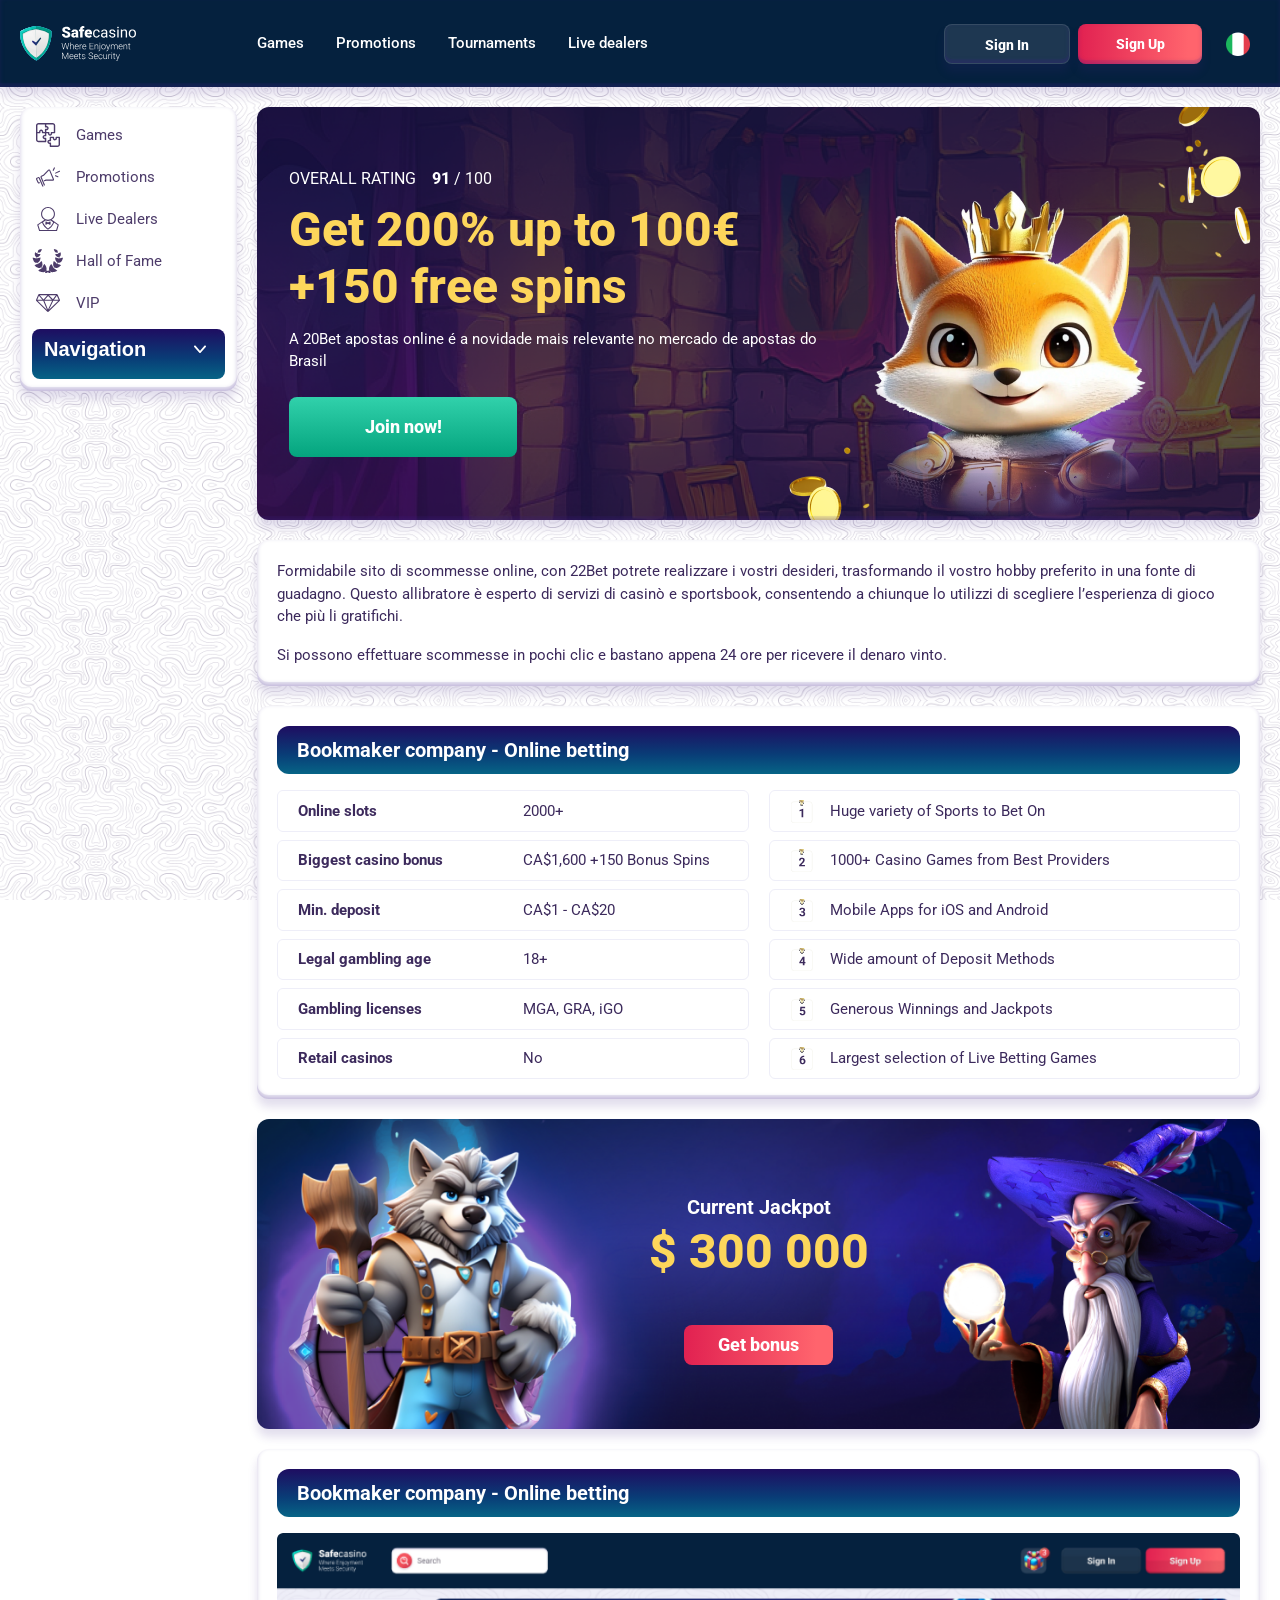
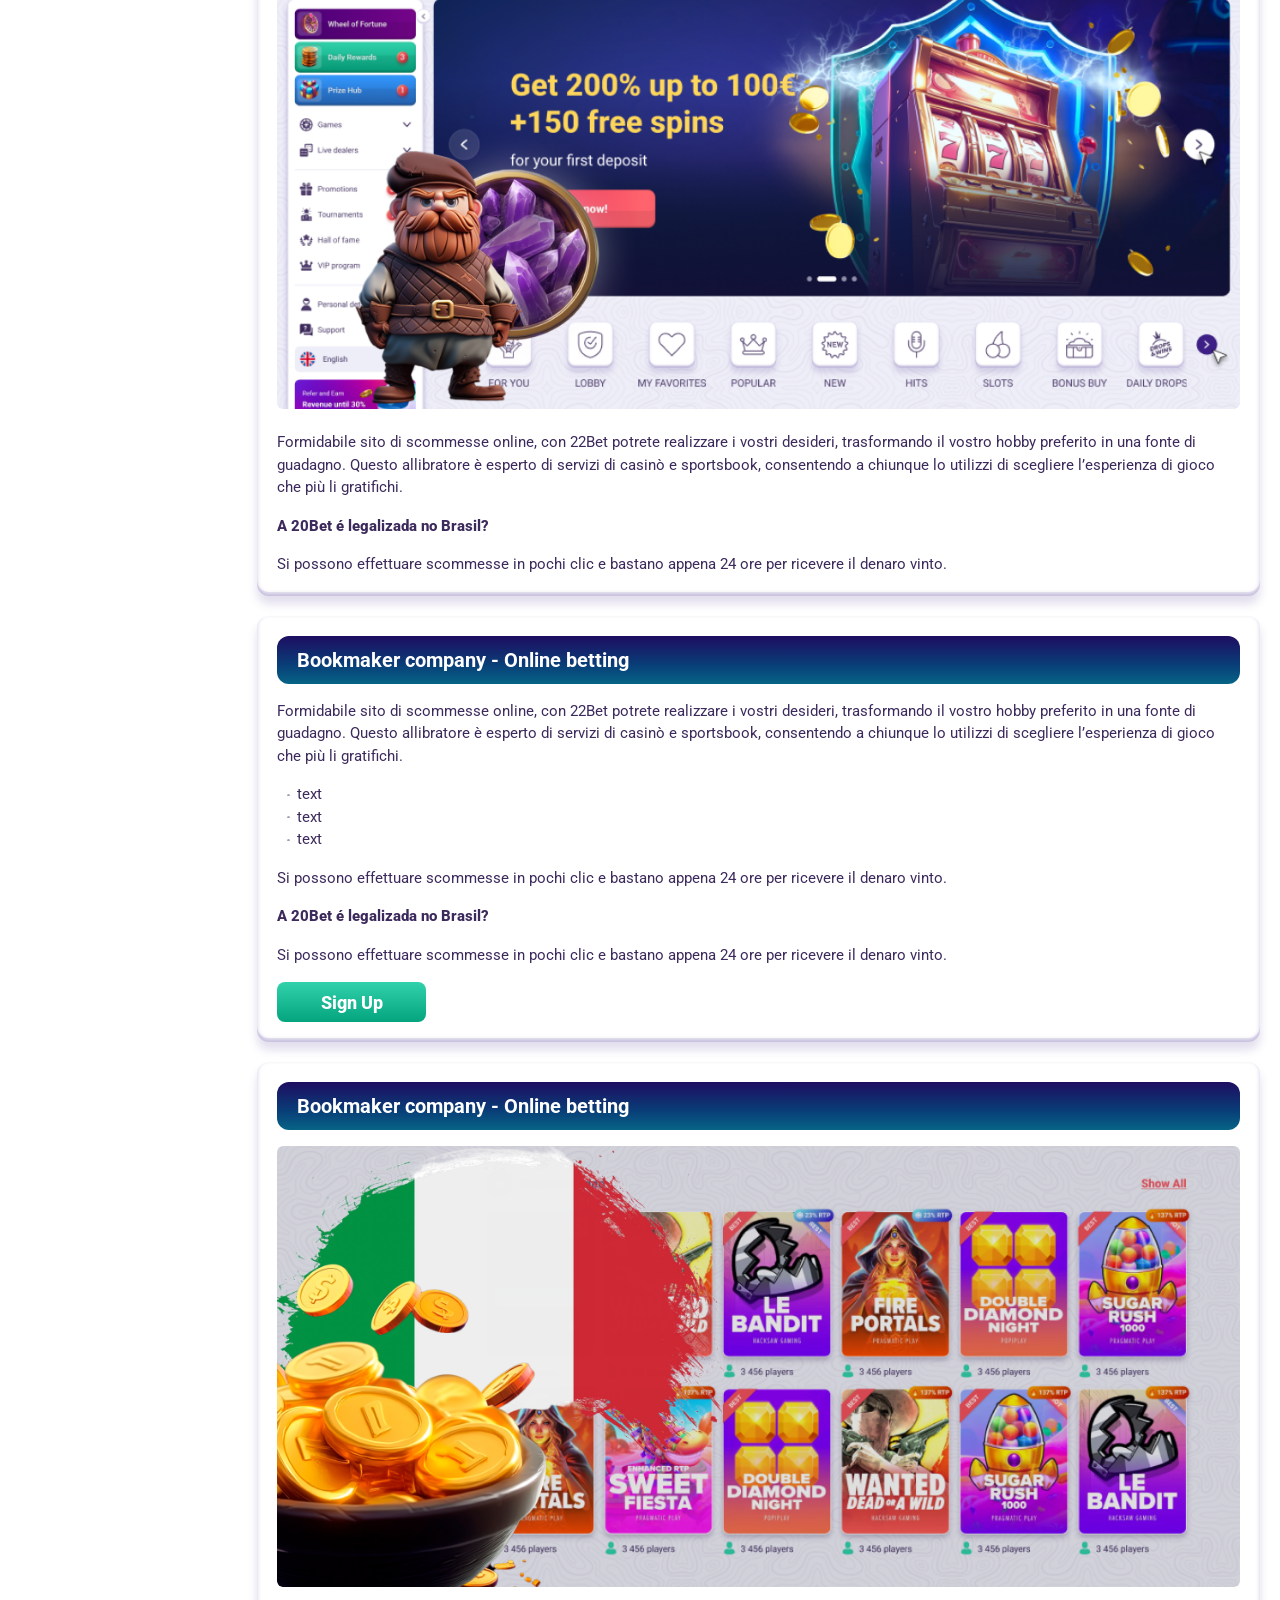
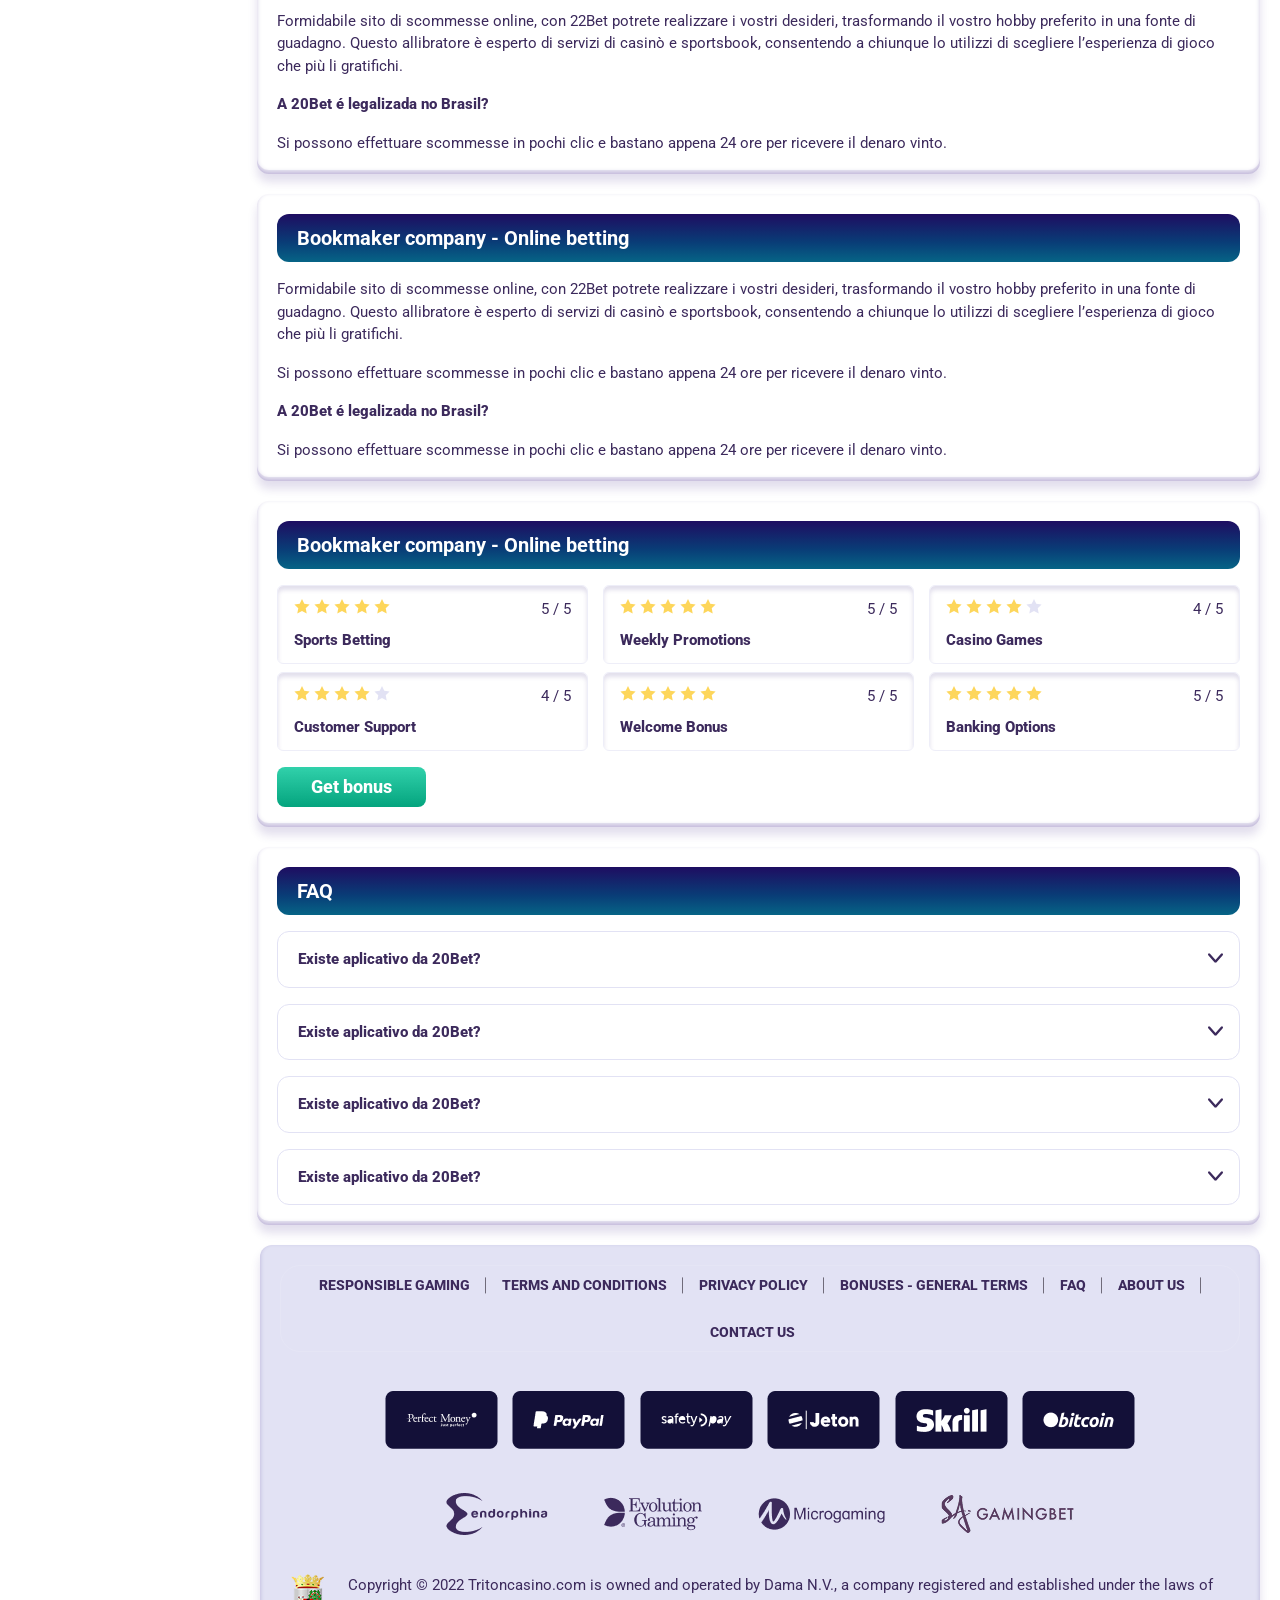
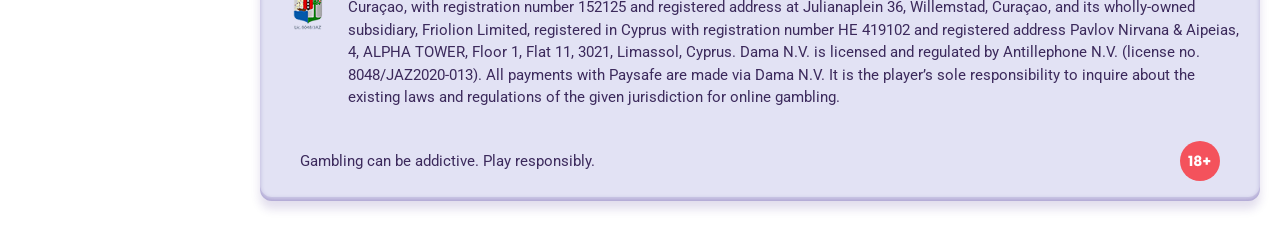
<file: index.html>
<!DOCTYPE html>
<html lang="it">
  <head>
    <meta charset="UTF-8" />
    <meta name="viewport" content="width=device-width, initial-scale=1.0" />
    <title>Get 200% up to 100€
      +150 free spins</title>
    <meta
      name="description"
      content="A 20Bet apostas online é a novidade mais relevante no mercado de apostas do Brasil"
    />
    <meta property="og:site_name" content="Slotsgem Casino" />
    <meta
      property="og:title"
      content="Get 200% up to 100€
      +150 free spins"
    />
    <meta property="og:type" content="website" />
    <meta property="og:url" content="http://safecasino.it/" />
    <meta property="og:image" content />
    <meta property="og:image:alt" content />
    <meta property="og:locale" content="it" />
    <meta
      property="og:description"
      content="A 20Bet apostas online é a novidade mais relevante no mercado de apostas do Brasil"
    />
    <link rel="preconnect" href="https://fonts.googleapis.com" />
    <link rel="preconnect" href="https://fonts.gstatic.com" crossorigin />
    <link
      href="https://fonts.googleapis.com/css2?family=Poppins:wght@400;500;600;700;900&family=Roboto&family=Roboto+Condensed:ital,wght@0,100..900;1,100..900&display=swap"
      rel="stylesheet"
    />
    <link rel="stylesheet" href="./css/reset.css" />
    <link rel="stylesheet" href="./css/main.css" />
    <link rel="stylesheet" href="./css/media.css" />
    <link rel="icon" href="./images/favicon.png" type="image/x-icon" />
     <script src="https://code.jquery.com/jquery-3.6.1.min.js" integrity="sha256-o88AwQnZB+VDvE9tvIXrMQaPlFFSUTR+nldQm1LuPXQ=" crossorigin="anonymous"></script>
  </head>
  <body>
    <header class="header">
      <section class="content header__content">
        <a href="#" class="logo header__logo"
          ><img src="./images/logo.svg" alt="logo" title=""
        /></a>
        <button class="header__btn-menu">
          <svg
            width="16px"
            height="16px"
            viewBox="0 0 16 16"
            xmlns="http://www.w3.org/2000/svg"
          >
            <rect y="0" width="16" height="3" rx="1.5"></rect>
            <rect y="6.5" width="16" height="3" rx="1.5"></rect>
            <rect y="13" width="16" height="3" rx="1.5"></rect>
          </svg>
        </button>
        <nav class="menu header__menu">
          <ul class="header__menu-list">
            <li><a href="#">Games</a></li>
            <li><a href="#">Promotions</a></li>
            <li><a href="#">Tournaments</a></li>
            <li><a href="#">Live dealers</a></li>
            
          </ul>
          <div class="header__btn">
            <a
              href="#"
              class="header__button header__button-login header__btn-login"
              >Sign In
            </a>
            <a
              href="#"
              class="header__button header__button-signin header__btn-signin"
              >Sign Up</a
            >
          </div>
        </nav>
        <a href="#" class="header__button header__button-login">Sign In </a>
        <a href="#" class="header__button header__button-signin">Sign Up</a>

        <a class="header__country" href="#">
          <span><img src="./images/flag.png" alt="Sweden Flag" title /></span>
        </a>
      </section>
    </header>
 <main class="main">
        <aside class="sidebar-wrapper">
            <section class="content sidebar">
              <nav class="menu sidebar__menu">
                <ul>
                  <li >
                    <a href="#" ><img class="icon-default" src="./images/sidebar/games.svg" alt=" Games"  title/>
                      Games</a>
                    
                  </li>
                  <li >
                    <a href="#" > <img class="icon-default" src="./images/sidebar/promotions.svg"  alt="Promotions"  title/>
                      
                      <span>Promotions</span></a>
                  </li>    
                  <li >
                    <a href="#" ><img class="icon-default" src="./images/sidebar/live.svg" alt="Live Dealers"  title/>
                      
                     Live Dealers</a>
                  </li>
                  <li >
                    <a href="#" ><img class="icon-default" src="./images/sidebar/hall.svg" alt="Hall of Fame" title>
                     
                      Hall of Fame</a>
                  </li>
                  <li >
                    <a href="" ><img class="icon-default" src="./images/sidebar/vip.svg" alt="vip" title/>
                     VIP</a>
                  </li>
                  
                </ul>
              </nav>
    
              <div class="sidebar__navigation">
                <button class="sidebar__links-button">
                  Navigation 
                </button>
                <div class="sidebar__links">
                  <ul class="sidebar__links-list">
                      <li ><a  href="#" title>Review of 22Bet</a></li>
                      <li ><a  href="#" title>Registration</a></li>
                      <li ><a  href="#" title>22Bet Betting Expert Reviews</a></li>
                      <li ><a  href="#" title>Layouts and navigation</a></li>
                      <li ><a  href="#" title>Sports betting</a></li>
                      <li ><a  href="#" title>Sports offers</a></li>
                      <li ><a  href="#" title>Live betting</a></li>
                      <li ><a  href="#" title>Cash out</a></li>
                      <li ><a  href="#" title>Live stream</a></li>
                  </ul>
                </div>
              </div>
            </section>
          </aside>
    
          <section class="content__wrapper">
            <section class="content hero hero__content">
              <div class="background hero__background">
                <img src="./images/main/bg-main.png" alt="hero" title />
              </div>
    
              <div class="hero__data">
                <div
                  class="hero__rating"
                  itemscope
                  itemtype="http://schema.org/Game"
                >
                  <p>Overall Rating</p>
                  <meta itemprop="name" content="http://safecasino.it/" />
                  <span
                    itemprop="aggregateRating"
                    itemscope
                    itemtype="http://schema.org/AggregateRating"
                  >
                    <span itemprop="ratingValue"> 91 </span>
                    <span> / </span>
                    <span itemprop="bestRating"> 100 </span>
                    <meta itemprop="reviewCount" content="100" />
                  </span>
                </div>
                <h1 class="title general hero__title">
                  Get 200% up to 100€
                  +150 free spins
                </h1>
                <p class="hero__text">A 20Bet apostas online é a novidade mais relevante no mercado de apostas do Brasil</p>
    
                <a href="#" class="button hero__button">Join now!</a>
              </div>
            </section>
            <section class="content page-nav">
              <div class="page-nav-button sidebar__links-button">
                Navigation 
              </div>
              <ul class="page-nav-list sidebar__links-list">
               
                <li ><a  href="#" title>Review of 22Bet</a></li>
                <li ><a  href="#" title>Registration</a></li>
                <li ><a  href="#" title>22Bet Betting Expert Reviews</a></li>
                <li ><a  href="#" title>Layouts and navigation</a></li>
                <li ><a  href="#" title>Sports betting</a></li>
                <li ><a  href="#" title>Sports offers</a></li>
                <li ><a  href="#" title>Live betting</a></li>
                <li ><a  href="#" title>Cash out</a></li>
                <li ><a  href="#" title>Live stream</a></li>
              </ul>
            </section>
            <section class="content article ">
          
                <p >
                  Formidabile sito di scommesse online, con 22Bet potrete realizzare i
                  vostri desideri, trasformando il vostro hobby preferito in una fonte
                  di guadagno. Questo allibratore è esperto di servizi di casinò e
                  sportsbook, consentendo a chiunque lo utilizzi di scegliere
                  l’esperienza di gioco che più li gratifichi.
                </p>
             
                <p >
                  Si possono effettuare scommesse in pochi clic e bastano appena 24 ore
                  per ricevere il denaro vinto.
                </p>
              </section> 
              
              <section class="content about">
                <h2 class="title high about__title">Bookmaker company - Online betting</h2>
               <div class="about__content">
                <table class="about__table">
                  <tbody class="about__group">
                    
                      <tr>
                      <td>Online slots</td>
                      <td>2000+</td>
                     </tr>
                     <tr>
                      <td>Biggest casino bonus</td>
                      <td>CA$1,600 +150 Bonus Spins</td>
                    </tr>
                     <tr>
                      <td>Min. deposit</td>
                      <td>CA$1 - CA$20</td>
                     </tr>
                     <tr>
                      <td>Legal gambling age</td>
                      <td>18+</td>
                     </tr>   
                      <tr>
                        <td>Gambling licenses</td>
                        <td>MGA, GRA, iGO</td>
                      </tr>
                      <tr>
                        <td>Retail casinos</td>
                        <td>No</td>
                      </tr>
                    </div>
                  </tbody>
                </table>
                  <ul class="about__list">
                    <li class="features__item">
                            Huge variety of Sports to Bet On
                    </li>
                    <li>
                      1000+ Casino Games from Best Providers
                    </li>
                    <li>
                      Mobile Apps for iOS and Android
                    </li>
                 
                    <li>
                      Wide amount of Deposit Methods
                    </li>
                    <li>
                      Generous Winnings and Jackpots
                    </li>
                    <li>
                     Largest selection of Live Betting Games
                    </li>
                  </ul>
               </div>
             
              </section> 
             
              <section class="content banner">
                <div class="background banner__background">
                  
                  <img src="./images/main/banner-main.png" alt="banner" title />
                </div>
                <div class="banner__info">
                  <h2 class="title high banner__title-main">
                    Current Jackpot
                    <strong> $ 300 000</strong>
                  </h2>
                  <a href="#" class="button banner__button">Get bonus</a>
                </div>
              </section>
              
             <section class=" content article">
                <h2 class="article__title high title">Bookmaker company - Online betting</h2>
                <div class="images">
                  <img
                  src="./images/main/image1-main.png"
                  alt="images" title
                  class=""
                  
                />
                </div>
                <p class="">
                  Formidabile sito di scommesse online, con 22Bet potrete realizzare i
                  vostri desideri, trasformando il vostro hobby preferito in una fonte
                  di guadagno. Questo allibratore è esperto di servizi di casinò e
                  sportsbook, consentendo a chiunque lo utilizzi di scegliere
                  l’esperienza di gioco che più li gratifichi.
                </p>
                <h3 >A 20Bet é legalizada no Brasil?</h3>
                <p >
                  Si possono effettuare scommesse in pochi clic e bastano appena 24 ore
                  per ricevere il denaro vinto.
                </p>
              </section>
              <section class=" content article ">
                <h2 class="article__title high title">Bookmaker company - Online betting</h2>
                <p >
                  Formidabile sito di scommesse online, con 22Bet potrete realizzare i
                  vostri desideri, trasformando il vostro hobby preferito in una fonte
                  di guadagno. Questo allibratore è esperto di servizi di casinò e
                  sportsbook, consentendo a chiunque lo utilizzi di scegliere
                  l’esperienza di gioco che più li gratifichi.
                </p>
                <ul>
                  <li >text</li>
                  <li >text</li>
                  <li >text</li>
                </ul>
                <p >
                  Si possono effettuare scommesse in pochi clic e bastano appena 24 ore
                  per ricevere il denaro vinto.
                </p>
                <h3 >A 20Bet é legalizada no Brasil?</h3>
                <p >
                  Si possono effettuare scommesse in pochi clic e bastano appena 24 ore
                  per ricevere il denaro vinto.
                </p>
                <a href="#" class="button  article__button">Sign Up</a>
              </section>
              <section class=" content article">
                <h2 class="article__title high title">Bookmaker company - Online betting</h2>
                <div class="images">
                  <img
                  src="./images/main/image2-main.png"
                  alt="images" title
                  class=""
                  
                />
                </div>
                <p class="">
                  Formidabile sito di scommesse online, con 22Bet potrete realizzare i
                  vostri desideri, trasformando il vostro hobby preferito in una fonte
                  di guadagno. Questo allibratore è esperto di servizi di casinò e
                  sportsbook, consentendo a chiunque lo utilizzi di scegliere
                  l’esperienza di gioco che più li gratifichi.
                </p>
                <h3 >A 20Bet é legalizada no Brasil?</h3>
                <p >
                  Si possono effettuare scommesse in pochi clic e bastano appena 24 ore
                  per ricevere il denaro vinto.
                </p>
              </section>
              <section class=" content article ">
                <h2 class="article__title high title">Bookmaker company - Online betting</h2>
                <p >
                  Formidabile sito di scommesse online, con 22Bet potrete realizzare i
                  vostri desideri, trasformando il vostro hobby preferito in una fonte
                  di guadagno. Questo allibratore è esperto di servizi di casinò e
                  sportsbook, consentendo a chiunque lo utilizzi di scegliere
                  l’esperienza di gioco che più li gratifichi.
                </p>
                <p >
                  Si possono effettuare scommesse in pochi clic e bastano appena 24 ore
                  per ricevere il denaro vinto.
                </p>
                <h3>A 20Bet é legalizada no Brasil?</h3>
                
                <p >
                  Si possono effettuare scommesse in pochi clic e bastano appena 24 ore
                  per ricevere il denaro vinto.
                </p>
               
              </section>
             <section class="content ratings ">
                <h2 class="ratings__title title high">
                  Bookmaker company - Online betting
                </h2>
                
          <div class="ratings__content">
         
            <ul class="ratings__list">
              <li>
                <div  class="ratings__info">
                  <div class="ratings__img">
                    <img src="./images/main/ratings-icon.svg" alt="ratings" title>
                    <img src="./images/main/ratings-icon.svg" alt="ratings" title>
                    <img src="./images/main/ratings-icon.svg" alt="ratings" title>
                    <img src="./images/main/ratings-icon.svg" alt="ratings" title>
                    <img src="./images/main/ratings-icon.svg" alt="ratings" title>
                    
                  </div>
                  <span class="ratings__data">
                    <span>5</span>
                    <span>/</span>
                    <span>5</span>
                  </span>
                </div>
                
              <p>Sports betting</p>
              </li>
              <li>
                <div class="ratings__info">
                  <div class="ratings__img">
                    <img src="./images/main/ratings-icon.svg" alt="ratings" title>
                    <img src="./images/main/ratings-icon.svg" alt="ratings" title>
                    <img src="./images/main/ratings-icon.svg" alt="ratings" title>
                    <img src="./images/main/ratings-icon.svg" alt="ratings" title>
                    <img src="./images/main/ratings-icon.svg" alt="ratings" title>
                   
                  </div>  
                  <span class="ratings__data">
                    <span>5</span>
                    <span>/</span>
                    <span>5</span>
                  </span>
                </div> 
                <p>Weekly promotions</p>
               
              </li> 
              <li>
                <div class="ratings__info">
                  <div class="ratings__img">
                    <img src="./images/main/ratings-icon.svg" alt="ratings" title>
                    <img src="./images/main/ratings-icon.svg" alt="ratings" title>
                    <img src="./images/main/ratings-icon.svg" alt="ratings" title>
                    <img src="./images/main/ratings-icon.svg" alt="ratings" title>
                    <img src="./images/main/ratings-icon-grey.svg" alt="ratings" title>
                   
                  </div>
                  <span class="ratings__data">
                    <span>4</span>
                    <span>/</span>
                    <span>5</span>
                  </span>
                </div>
                <p>Casino games</p>
                
               
              </li>
              <li>
                <div class="ratings__info">
                  <div class="ratings__img">
                    <img src="./images/main/ratings-icon.svg" alt="ratings" title>
                    <img src="./images/main/ratings-icon.svg" alt="ratings" title>
                    <img src="./images/main/ratings-icon.svg" alt="ratings" title>
                    <img src="./images/main/ratings-icon.svg" alt="ratings" title>
                    <img src="./images/main/ratings-icon-grey.svg" alt="ratings" title>
                    
                  </div>  
                  <span class="ratings__data">
                    <span>4</span>
                    <span>/</span>
                    <span>5</span>
                  </span>
                </div>
                <p>Customer support</p>
               
            </li>
              <li>
                <div class="ratings__info">
                  <div class="ratings__img">
                    <img src="./images/main/ratings-icon.svg" alt="ratings" title>
                  <img src="./images/main/ratings-icon.svg" alt="ratings" title>
                  <img src="./images/main/ratings-icon.svg" alt="ratings" title>
                  <img src="./images/main/ratings-icon.svg" alt="ratings" title>
                  <img src="./images/main/ratings-icon.svg" alt="ratings" title>
                  </div>  
                  <span class="ratings__data">
                    <span>5</span>
                    <span>/</span>
                    <span>5</span>
                  </span>
                </div>
                <p>Welcome bonus</p>
                
              </li>
            
            
              <li>
                <div class="ratings__info">
                  <div class="ratings__img">
                    <img src="./images/main/ratings-icon.svg" alt="ratings" title>
                    <img src="./images/main/ratings-icon.svg" alt="ratings" title>
                    <img src="./images/main/ratings-icon.svg" alt="ratings" title>
                    <img src="./images/main/ratings-icon.svg" alt="ratings" title>
                    <img src="./images/main/ratings-icon.svg" alt="ratings" title>
                
                  </div>
                  <span class="ratings__data">
                    <span>5</span>
                    <span>/</span>
                    <span>5</span>
                  </span>
                </div>
                <p>Banking options</p>
                
              </li>
            </ul>
           
          </div>
            
              <a href="#" class="button ratings__button">Get bonus</a>
              </section>
               <section class="content faq ">
                <h2 class="title high faq__title ">FAQ</h2>
                <ul class="faq__list " itemscope itemtype="https://schema.org/FAQPage">
                  <li class="faq__item"  itemscope itemprop="mainEntity" itemtype="https://schema.org/Question">
                    <h3 class="title medium faq__subtitle js-button-expander"  itemprop="name">Existe aplicativo da 20Bet?
                     </h3>
                    <div  class="faq__answer js-expand-content" itemscope  itemprop="acceptedAnswer" itemtype="https://schema.org/Answer">
                      <p  itemprop="text">
                        Formidabile sito di scommesse online, con 22Bet potrete realizzare i vostri desideri, trasformando il vostro hobby preferito in una fonte di guadagno. Questo allibratore è esperto di servizi di casinò e sportsbook, consentendo a chiunque lo utilizzi di scegliere l’esperienza di gioco che più li gratifichi.
                      </p>
                    </div>
                  </li>
                  <li class="faq__item"  itemscope itemprop="mainEntity" itemtype="https://schema.org/Question">
                    <h3 class="title medium faq__subtitle js-button-expander"  itemprop="name">Existe aplicativo da 20Bet?</h3>
                    <div class="faq__answer js-expand-content" itemscope  itemprop="acceptedAnswer" itemtype="https://schema.org/Answer">
                      <p  itemprop="text">
                        Formidabile sito di scommesse online, con 22Bet potrete realizzare i vostri desideri, trasformando il vostro hobby preferito in una fonte di guadagno. Questo allibratore è esperto di servizi di casinò e sportsbook, consentendo a chiunque lo utilizzi di scegliere l’esperienza di gioco che più li gratifichi.
                      </p>
                    </div>
                  </li> 
                   <li class="faq__item"  itemscope itemprop="mainEntity" itemtype="https://schema.org/Question">
                    <h3 class="title medium faq__subtitle js-button-expander"  itemprop="name">Existe aplicativo da 20Bet?</h3>
                    <div class="faq__answer js-expand-content" itemscope  itemprop="acceptedAnswer" itemtype="https://schema.org/Answer">
                      <p  itemprop="text">
                        Formidabile sito di scommesse online, con 22Bet potrete realizzare i vostri desideri, trasformando il vostro hobby preferito in una fonte di guadagno. Questo allibratore è esperto di servizi di casinò e sportsbook, consentendo a chiunque lo utilizzi di scegliere l’esperienza di gioco che più li gratifichi.
                      </p>
                    </div>
                  </li> 
                  <li class="faq__item"  itemscope itemprop="mainEntity" itemtype="https://schema.org/Question">
                    <h3 class="title medium faq__subtitle js-button-expander"  itemprop="name">Existe aplicativo da 20Bet?</h3>
                    <div class="faq__answer js-expand-content" itemscope  itemprop="acceptedAnswer" itemtype="https://schema.org/Answer">
                      <p  itemprop="text">
                        Formidabile sito di scommesse online, con 22Bet potrete realizzare i vostri desideri, trasformando il vostro hobby preferito in una fonte di guadagno. Questo allibratore è esperto di servizi di casinò e sportsbook, consentendo a chiunque lo utilizzi di scegliere l’esperienza di gioco che più li gratifichi.
                      </p>
                    </div>
                  </li> 
                  
                </ul>
              </section> 
              <div class=""  onclick="scrollToTop()">
                <button class="main__arrow" id="scrollToTopBtn"></button>
              </div> 
          </section>
    
    </main> 
    <footer class="footer">
      <section class="content footer__content">
        
        <ul class="footer__menu">
          <li><a href="#">RESPONSIBLE GAMING</a></li>
          <li><a href="#">TERMS AND CONDITIONS</a></li>
          <li><a href="#">PRIVACY POLICY</a></li>
          <li><a href="#">BONUSES - GENERAL TERMS</a></li>
          <li><a href="#">FAQ</a></li>
          <li><a href="#">ABOUT US</a></li>
          <li><a href="#">CONTACT US</a></li>
         
        </ul>
        <ul class="footer__cards">
          <li>
            <a href="#"><img src="./images/perfect.png" alt="cards" title /></a>
          </li>
          <li>
            <a href="#"><img src="./images/paypal.png" alt="cards" title /></a>
          </li>
          <li>
            <a href="#"
              ><img src="./images/safety.png" alt="cards" title
            /></a>
          </li>
          <li>
            <a href="#"><img src="./images/jeton.png" alt="cards" title /></a>
          </li>
          <li>
            <a href="#"><img src="./images/scrill.png" alt="cards" title /></a>
          </li>
          <li>
            <a href="#"><img src="./images/bitcoin.png" alt="cards" title /></a>
          </li>
          
        </ul>
        <ul class="footer__cards footer__cards-last">
          <li>
            <a href="#"><img src="./images/endorfina.png" alt="cards" title /></a>
          </li>
          <li>
            <a href="#"><img src="./images/evolution.png" alt="cards" title /></a>
          </li>
          <li>
            <a href="#"
              ><img src="./images/micro.png" alt="cards" title
            /></a>
          </li>
          <li>
            <a href="#"><img src="./images/gaming.png" alt="cards" title /></a>
          </li>
          
          
        </ul>
        <div class="footer__wrap">
          <img src="./images/footer-frame.png" alt="logo" title />
          <p>
            Copyright &copy; 2022 Tritoncasino.com is owned and operated by Dama N.V., a company registered and established under the laws of Curaçao, with registration number 152125 and registered address at Julianaplein 36, Willemstad, Curaçao, and its wholly-owned subsidiary, Friolion Limited, registered in Cyprus with registration number HE 419102 and registered address Pavlov Nirvana & Aipeias, 4, ALPHA TOWER, Floor 1, Flat 11, 3021, Limassol, Cyprus. Dama N.V. is licensed and regulated by Antillephone N.V. (license no. 8048/JAZ2020-013). All payments with Paysafe are made via Dama N.V. It is the player’s sole responsibility to inquire about the existing laws and regulations of the given jurisdiction for online gambling.
          </p>
        </div>
        <div class="footer__wrapp">
          
          <p>
            Gambling can be addictive. Play responsibly.
          </p>
          <img src="./images/age.svg" alt="age" title />
        </div>
      </section>
    </footer>
    <script src="./js/sidebar.js" defer></script>
    <script src="./js/arrowUp.js" defer></script>
    <script src="./js/expander.js" defer></script>
    <script src="./js/mobile-menu.js" defer></script>
  </body>
</html>
</file>
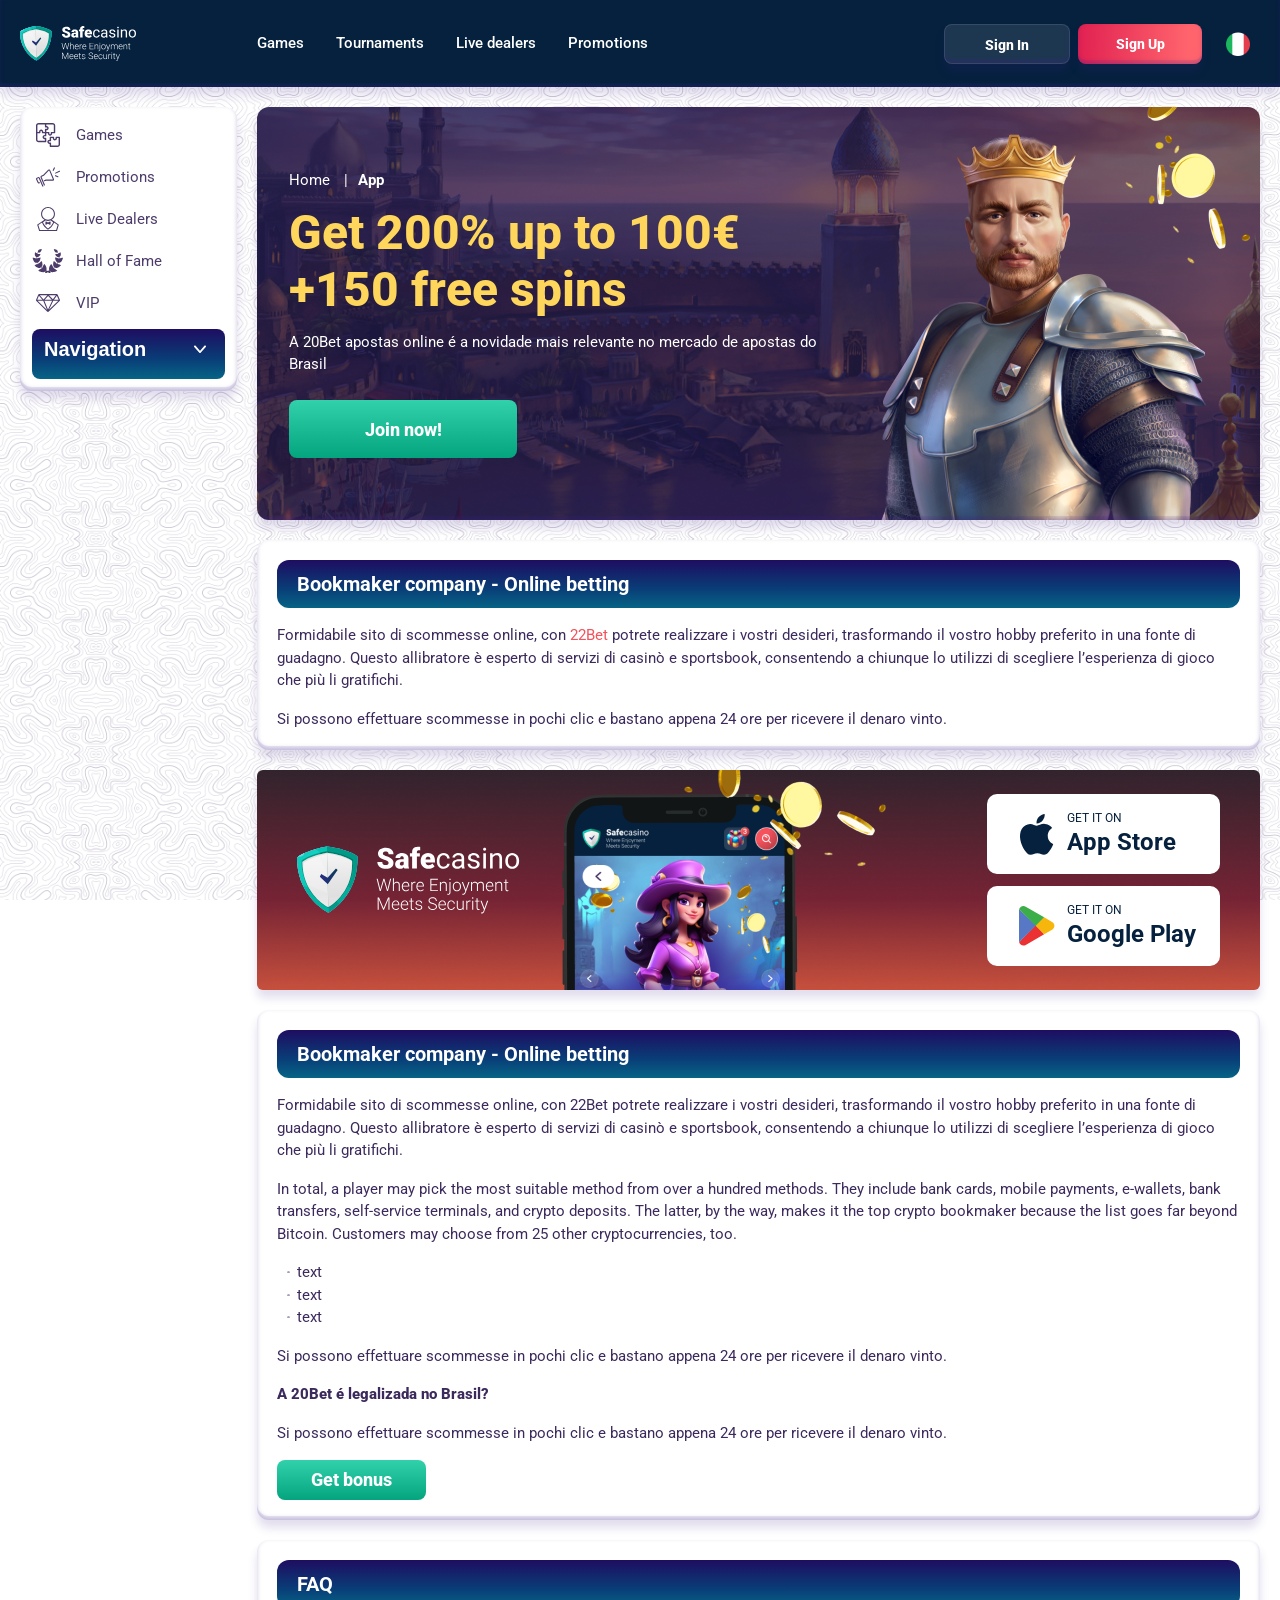
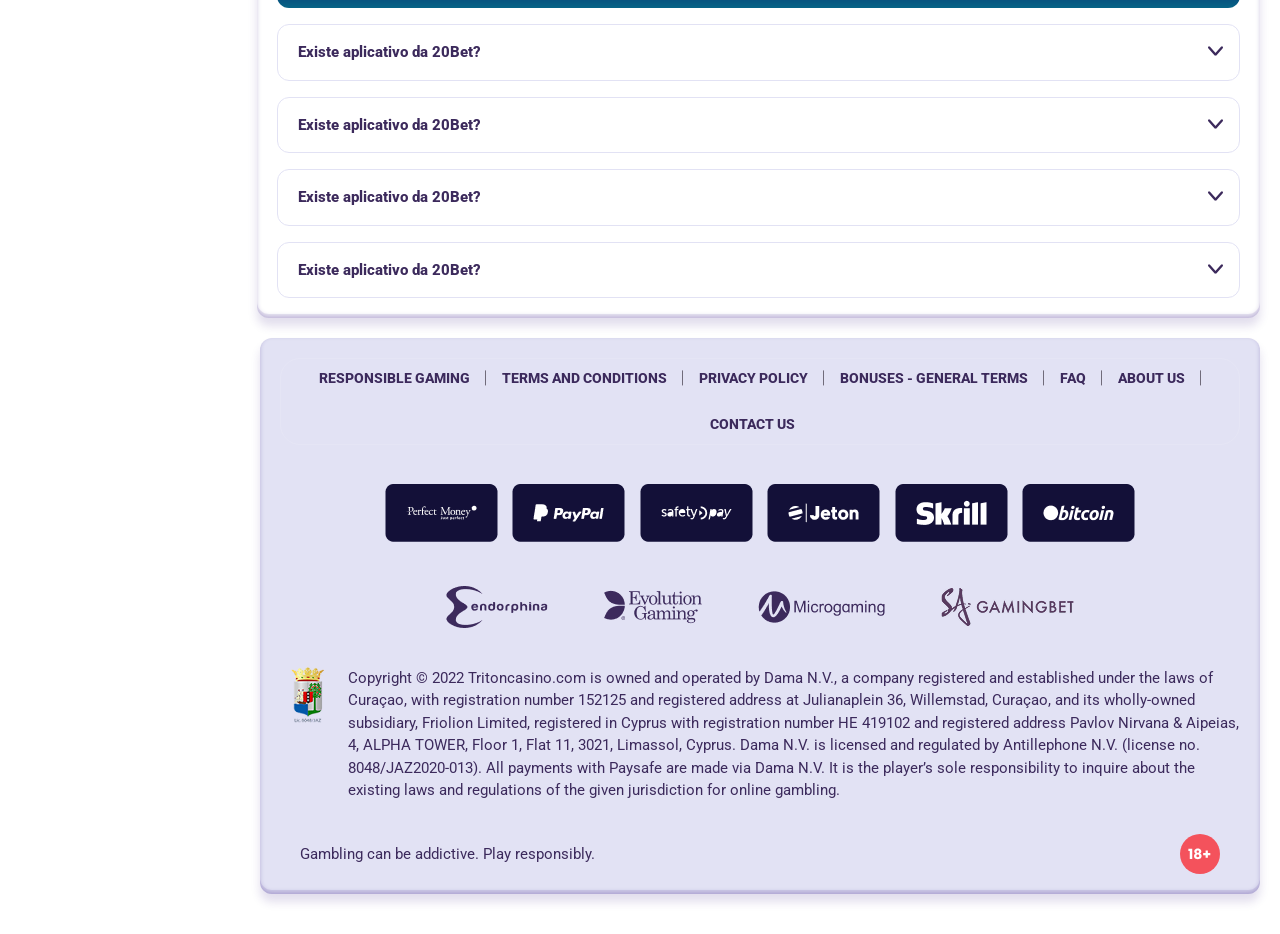
<file: app.html>
<!DOCTYPE html>
<html lang="it">
  <head>
    <meta charset="UTF-8" />
    <meta name="viewport" content="width=device-width, initial-scale=1.0" />
    <title>Get 200% up to 100€
      +150 free spins</title>
    <meta
      name="description"
      content="A 20Bet apostas online é a novidade mais relevante no mercado de apostas do Brasil"
    />
    <meta property="og:site_name" content="Slotsgem Casino" />
    <meta
      property="og:title"
      content="Get 200% up to 100€
      +150 free spins"
    />
    <meta property="og:type" content="website" />
    <meta property="og:url" content="http://safecasino.it/" />
    <meta property="og:image" content />
    <meta property="og:image:alt" content />
    <meta property="og:locale" content="it" />
    <meta
      property="og:description"
      content="A 20Bet apostas online é a novidade mais relevante no mercado de apostas do Brasil."
    />
    <link rel="preconnect" href="https://fonts.googleapis.com" />
    <link rel="preconnect" href="https://fonts.gstatic.com" crossorigin />
    <link
      href="https://fonts.googleapis.com/css2?family=Poppins:wght@400;500;600;700;900&family=Roboto&family=Roboto+Condensed:ital,wght@0,100..900;1,100..900&display=swap"
      rel="stylesheet"
    />
    <link rel="stylesheet" href="./css/reset.css" />
    <link rel="stylesheet" href="./css/main.css" />
    <link rel="stylesheet" href="./css/media.css" />
    <link rel="icon" href="./images/favicon.png" type="image/x-icon" />
    <script
      src="https://code.jquery.com/jquery-3.6.1.min.js"
      integrity="sha256-o88AwQnZB+VDvE9tvIXrMQaPlFFSUTR+nldQm1LuPXQ="
      crossorigin="anonymous"
    ></script>
  </head>
  <body>
    <header class="header">
      <section class="content header__content">
        <a href="#" class="logo header__logo"
          ><img src="./images/logo.svg" alt="logo" title=""
        /></a>
        <button class="header__btn-menu">
          <svg
            width="16px"
            height="16px"
            viewBox="0 0 16 16"
            xmlns="http://www.w3.org/2000/svg"
          >
            <rect y="0" width="16" height="3" rx="1.5"></rect>
            <rect y="6.5" width="16" height="3" rx="1.5"></rect>
            <rect y="13" width="16" height="3" rx="1.5"></rect>
          </svg>
        </button>
        <nav class="menu header__menu">
          <ul class="header__menu-list">
            <li><a href="#">Games</a></li>
            <li><a href="#">Tournaments</a></li>
            <li><a href="#">Live dealers</a></li>
            <li><a href="#">Promotions</a></li>
          </ul>
          <div class="header__btn">
            <a
              href="#"
              class="header__button header__button-login header__btn-login"
              >Sign In
            </a>
            <a
              href="#"
              class="header__button header__button-signin header__btn-signin"
              >Sign Up</a
            >
          </div>
        </nav>
        <a href="#" class="header__button header__button-login">Sign In </a>
        <a href="#" class="header__button header__button-signin">Sign Up</a>

        <a class="header__country" href="#">
          <span><img src="./images/flag.png" alt="Sweden Flag" title /></span>
        </a>
      </section>
    </header>
    <main class="main">
      <aside class="sidebar-wrapper">
        <section class="content sidebar">
          <nav class="menu sidebar__menu">
            <ul>
              <li >
                <a href="#" ><img class="icon-default" src="./images/sidebar/games.svg" alt=" Games"  title/>
                  Games</a>
                
              </li>
              <li >
                <a href="#" > <img class="icon-default" src="./images/sidebar/promotions.svg"  alt="Promotions"  title/>
                  
                  <span>Promotions</span></a>
              </li>    
              <li >
                <a href="#" ><img class="icon-default" src="./images/sidebar/live.svg" alt="Live Dealers"  title/>
                  
                 Live Dealers</a>
              </li>
              <li >
                <a href="#" ><img class="icon-default" src="./images/sidebar/hall.svg" alt="Hall of Fame" title>
                 
                  Hall of Fame</a>
              </li>
              <li >
                <a href="" ><img class="icon-default" src="./images/sidebar/vip.svg" alt="vip" title/>
                 VIP</a>
              </li>
            </ul>
          </nav>
          <div class="sidebar__navigation">
          <button class="sidebar__links-button">Navigation</button>
          <div class="sidebar__links">
            <ul class="sidebar__links-list">
              <li><a href="#" title>Review of 22Bet</a></li>
              <li><a href="#" title>Registration</a></li>
              <li><a href="#" title>22Bet Betting Expert Reviews</a></li>
              <li><a href="#" title>Layouts and navigation</a></li>
              <li><a href="#" title>Sports betting</a></li>
              <li><a href="#" title>Sports offers</a></li>
              <li><a href="#" title>Live betting</a></li>
              <li><a href="#" title>Cash out</a></li>
              <li><a href="#" title>Live stream</a></li>
            </ul>
          </div>
          </div>
        </section>
      </aside>

      <section class="content__wrapper">
        <section class="content hero hero__app">
          <div class="background hero__background">
            <img src="./images/app/bg-app.png" alt="hero" title />
          </div>

          <div class="hero__data hero__data-app">
            <ul
              class="breadcrumbs"
              itemscope
              itemtype="https://schema.org/BreadcrumbList"
            >
              <li
                itemprop="itemListElement"
                itemscope
                itemtype="https://schema.org/ListItem"
              >
                <a href="#" itemprop="item">
                  <span itemprop="name">Home</span></a
                >
                <meta itemprop="position" content="1" />
              </li>
              <li
                itemprop="itemListElement"
                itemscope
                itemtype="https://schema.org/ListItem"
              >
                <a href="#" itemprop="item"> <span itemprop="name">App</span></a>
                <meta itemprop="position" content="2" />
              </li>
            </ul>
            <h1 class="title general hero__title hero__title-page">
              Get 200% up to 100€
+150 free spins
            </h1>
            <p class="hero__text">A 20Bet apostas online é a novidade mais relevante no mercado de apostas do Brasil</p>
            
            <a href="#" class="button hero__button ">Join now!</a>
          </div>
        </section>
        <section class="content page-nav">
          <div class="page-nav-button sidebar__links-button">Navigation</div>
          <ul class="page-nav-list sidebar__links-list">
            <li><a href="#" title>Review of 22Bet</a></li>
            <li><a href="#" title>Registration</a></li>
            <li><a href="#" title>22Bet Betting Expert Reviews</a></li>
            <li><a href="#" title>Layouts and navigation</a></li>
            <li><a href="#" title>Sports betting</a></li>
            <li><a href="#" title>Sports offers</a></li>
            <li><a href="#" title>Live betting</a></li>
            <li><a href="#" title>Cash out</a></li>
            <li><a href="#" title>Live stream</a></li>
          </ul>
        </section>
        <section class="content article">
          <h2 class="article__title high title">
            Bookmaker company - Online betting
          </h2>
          <p>
            Formidabile sito di scommesse online, con
            <a href="#" class="article__link">22Bet</a> potrete realizzare i vostri desideri, trasformando il vostro hobby preferito in una fonte di guadagno. Questo allibratore è esperto di servizi di casinò e sportsbook, consentendo a chiunque lo utilizzi di scegliere l’esperienza di gioco che più li gratifichi.
          </p>
          <p>Si possono effettuare scommesse in pochi clic e bastano appena 24 ore per ricevere il denaro vinto.</p>
        </section>
        <section class="content  banner__app">
          <div class="background banner__background-app">
            <img class="background-app" src="./images/app/banner-app.png" alt="banner" title />
          </div>
          <div class="banner__content banner__content-app">
            <a href="#" class="logo banner__logo"
            ><img src="./images/app/logo-app.svg" alt="logo" title=""
          /></a>
            <div class="button__wrap-app">
              <a href="#" class="banner__btn banner__btn-app">
                Get it on
                <span>App Store</span>
              
              </a>
              <a href="#" class="banner__btn banner__btn-android"
                >  Get it on <span>
                 
Google Play
                </span></a
              >
            </div>
          </div>
        </section>
        <section class="content article">
          <h2 class="article__title high title">
            Bookmaker company - Online betting
          </h2>
          <p>
            Formidabile sito di scommesse online, con 22Bet potrete realizzare i vostri desideri, trasformando il vostro hobby preferito in una fonte di guadagno. Questo allibratore è esperto di servizi di casinò e sportsbook, consentendo a chiunque lo utilizzi di scegliere l’esperienza di gioco che più li gratifichi.
          </p>
          <p>
            In total, a player may pick the most suitable method from over a
            hundred methods. They include bank cards, mobile payments,
            e-wallets, bank transfers, self-service terminals, and crypto
            deposits. The latter, by the way, makes it the top crypto bookmaker
            because the list goes far beyond Bitcoin. Customers may choose from
            25 other cryptocurrencies, too.
          </p>
          <ul >
            <li >text</li>
                  <li >text</li>
                  <li >text</li>
          </ul>
          <p>Si possono effettuare scommesse in pochi clic e bastano appena 24 ore per ricevere il denaro vinto.</p>
          <h3>A 20Bet é legalizada no Brasil?</h3>
          <p>Si possono effettuare scommesse in pochi clic e bastano appena 24 ore per ricevere il denaro vinto.</p>
          <a href="#" class="button article__button">Get bonus</a>
        </section>
        <section class="content faq">
          <h2 class="title high faq__title">FAQ</h2>
          <ul class="faq__list" itemscope itemtype="https://schema.org/FAQPage">
            <li class="faq__item"  itemscope itemprop="mainEntity" itemtype="https://schema.org/Question">
              <h3 class="title medium faq__subtitle js-button-expander"  itemprop="name">Existe aplicativo da 20Bet?
               </h3>
              <div  class="faq__answer js-expand-content" itemscope  itemprop="acceptedAnswer" itemtype="https://schema.org/Answer">
                <p  itemprop="text">
                  Formidabile sito di scommesse online, con 22Bet potrete realizzare i vostri desideri, trasformando il vostro hobby preferito in una fonte di guadagno. Questo allibratore è esperto di servizi di casinò e sportsbook, consentendo a chiunque lo utilizzi di scegliere l’esperienza di gioco che più li gratifichi.
                </p>
              </div>
            </li>
            <li class="faq__item"  itemscope itemprop="mainEntity" itemtype="https://schema.org/Question">
              <h3 class="title medium faq__subtitle js-button-expander"  itemprop="name">Existe aplicativo da 20Bet?</h3>
              <div class="faq__answer js-expand-content" itemscope  itemprop="acceptedAnswer" itemtype="https://schema.org/Answer">
                <p  itemprop="text">
                  Formidabile sito di scommesse online, con 22Bet potrete realizzare i vostri desideri, trasformando il vostro hobby preferito in una fonte di guadagno. Questo allibratore è esperto di servizi di casinò e sportsbook, consentendo a chiunque lo utilizzi di scegliere l’esperienza di gioco che più li gratifichi.
                </p>
              </div>
            </li> 
             <li class="faq__item"  itemscope itemprop="mainEntity" itemtype="https://schema.org/Question">
              <h3 class="title medium faq__subtitle js-button-expander"  itemprop="name">Existe aplicativo da 20Bet?</h3>
              <div class="faq__answer js-expand-content" itemscope  itemprop="acceptedAnswer" itemtype="https://schema.org/Answer">
                <p  itemprop="text">
                  Formidabile sito di scommesse online, con 22Bet potrete realizzare i vostri desideri, trasformando il vostro hobby preferito in una fonte di guadagno. Questo allibratore è esperto di servizi di casinò e sportsbook, consentendo a chiunque lo utilizzi di scegliere l’esperienza di gioco che più li gratifichi.
                </p>
              </div>
            </li> 
            <li class="faq__item"  itemscope itemprop="mainEntity" itemtype="https://schema.org/Question">
              <h3 class="title medium faq__subtitle js-button-expander"  itemprop="name">Existe aplicativo da 20Bet?</h3>
              <div class="faq__answer js-expand-content" itemscope  itemprop="acceptedAnswer" itemtype="https://schema.org/Answer">
                <p  itemprop="text">
                  Formidabile sito di scommesse online, con 22Bet potrete realizzare i vostri desideri, trasformando il vostro hobby preferito in una fonte di guadagno. Questo allibratore è esperto di servizi di casinò e sportsbook, consentendo a chiunque lo utilizzi di scegliere l’esperienza di gioco che più li gratifichi.
                </p>
              </div>
            </li> 
            
          </ul>
        </section>
      </section>
    </main>
    <footer class="footer">
      <section class="content footer__content">
        
        <ul class="footer__menu">
          <li><a href="#">RESPONSIBLE GAMING</a></li>
          <li><a href="#">TERMS AND CONDITIONS</a></li>
          <li><a href="#">PRIVACY POLICY</a></li>
          <li><a href="#">BONUSES - GENERAL TERMS</a></li>
          <li><a href="#">FAQ</a></li>
          <li><a href="#">ABOUT US</a></li>
          <li><a href="#">CONTACT US</a></li>
         
        </ul>
        <ul class="footer__cards">
          <li>
            <a href="#"><img src="./images/perfect.png" alt="cards" title /></a>
          </li>
          <li>
            <a href="#"><img src="./images/paypal.png" alt="cards" title /></a>
          </li>
          <li>
            <a href="#"
              ><img src="./images/safety.png" alt="cards" title
            /></a>
          </li>
          <li>
            <a href="#"><img src="./images/jeton.png" alt="cards" title /></a>
          </li>
          <li>
            <a href="#"><img src="./images/scrill.png" alt="cards" title /></a>
          </li>
          <li>
            <a href="#"><img src="./images/bitcoin.png" alt="cards" title /></a>
          </li>
          
        </ul>
        <ul class="footer__cards footer__cards-last">
          <li>
            <a href="#"><img src="./images/endorfina.png" alt="cards" title /></a>
          </li>
          <li>
            <a href="#"><img src="./images/evolution.png" alt="cards" title /></a>
          </li>
          <li>
            <a href="#"
              ><img src="./images/micro.png" alt="cards" title
            /></a>
          </li>
          <li>
            <a href="#"><img src="./images/gaming.png" alt="cards" title /></a>
          </li>
          
          
        </ul>
        <div class="footer__wrap">
          <img src="./images/footer-frame.png" alt="logo" title />
          <p>
            Copyright &copy; 2022 Tritoncasino.com is owned and operated by Dama N.V., a company registered and established under the laws of Curaçao, with registration number 152125 and registered address at Julianaplein 36, Willemstad, Curaçao, and its wholly-owned subsidiary, Friolion Limited, registered in Cyprus with registration number HE 419102 and registered address Pavlov Nirvana & Aipeias, 4, ALPHA TOWER, Floor 1, Flat 11, 3021, Limassol, Cyprus. Dama N.V. is licensed and regulated by Antillephone N.V. (license no. 8048/JAZ2020-013). All payments with Paysafe are made via Dama N.V. It is the player’s sole responsibility to inquire about the existing laws and regulations of the given jurisdiction for online gambling.
          </p>
        </div>
        <div class="footer__wrapp">
          
          <p>
            Gambling can be addictive. Play responsibly.
          </p>
          <img src="./images/age.svg" alt="age" title />
        </div>
      </section>
    </footer>
    <script src="./js/sidebar.js" defer></script>
    <script src="./js/expander.js" defer></script>
    <script src="./js/mobile-menu.js" defer></script>
  </body>
</html>
</file>
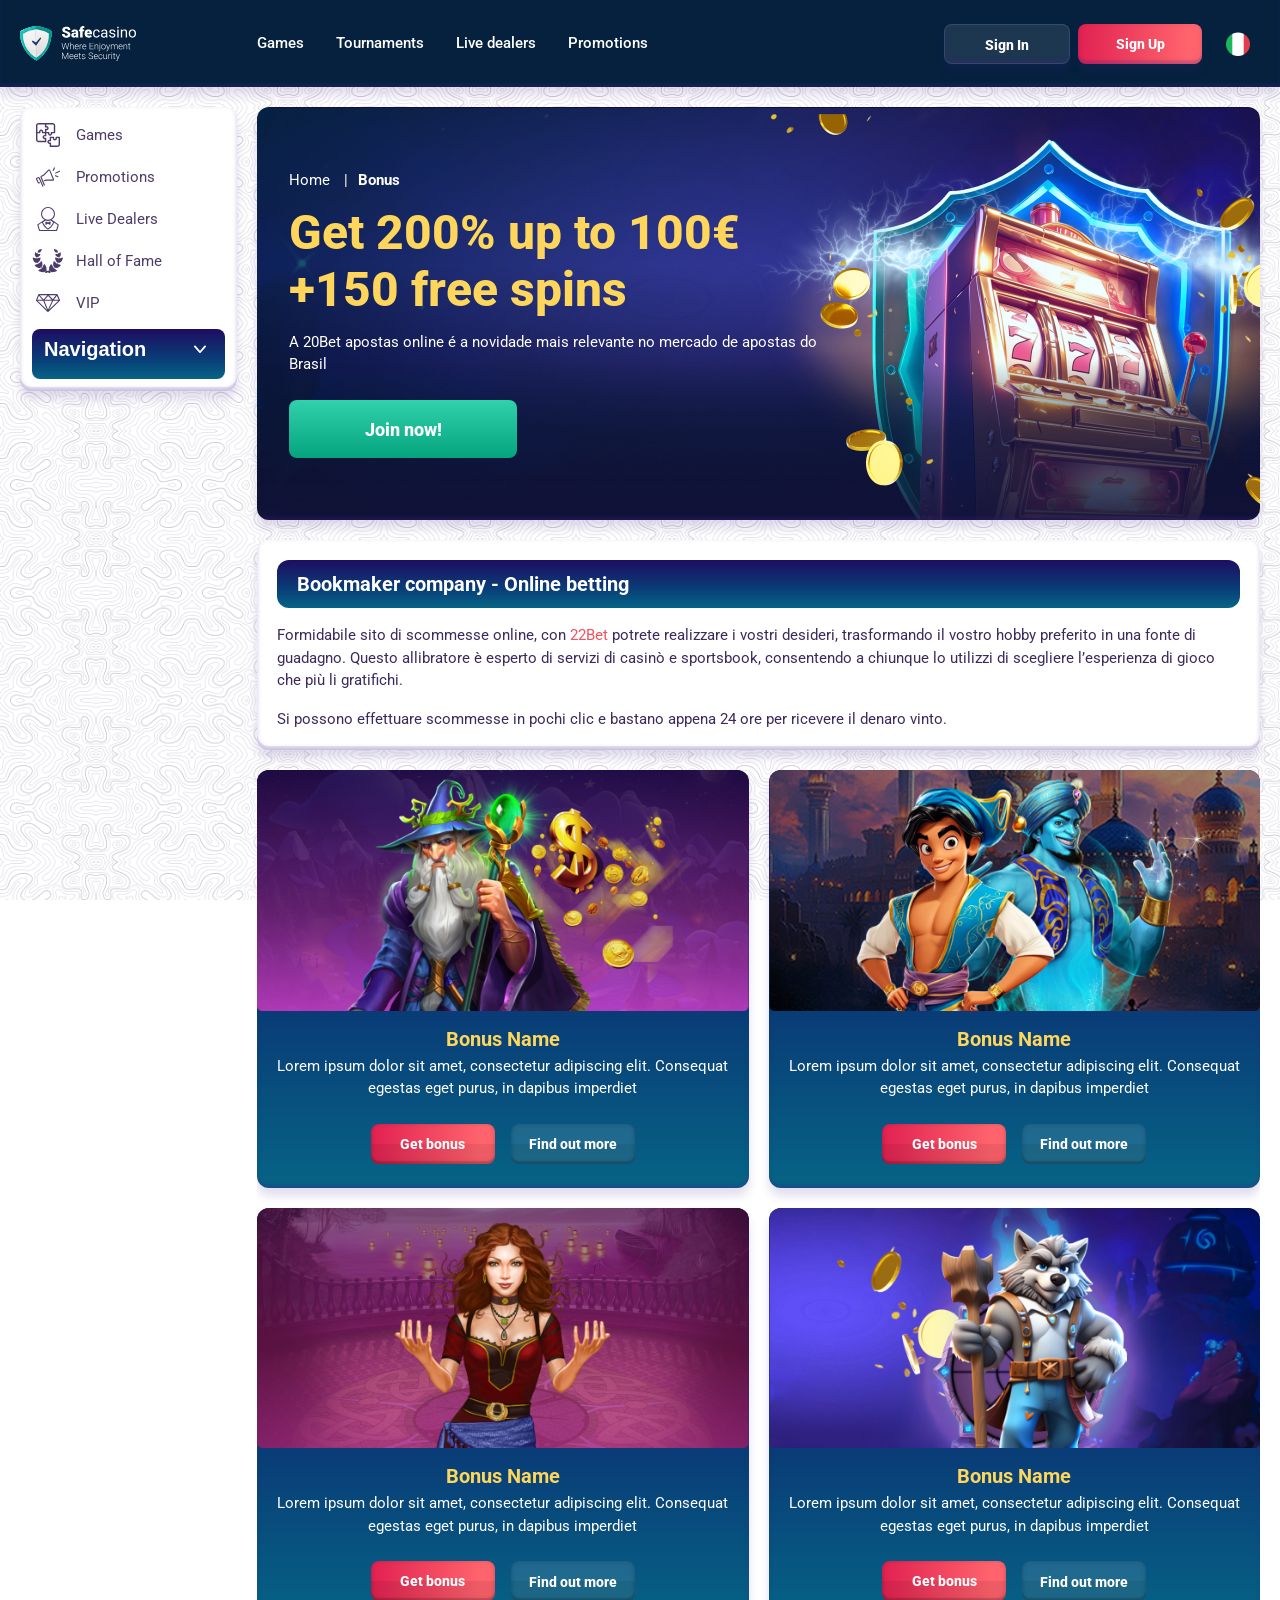
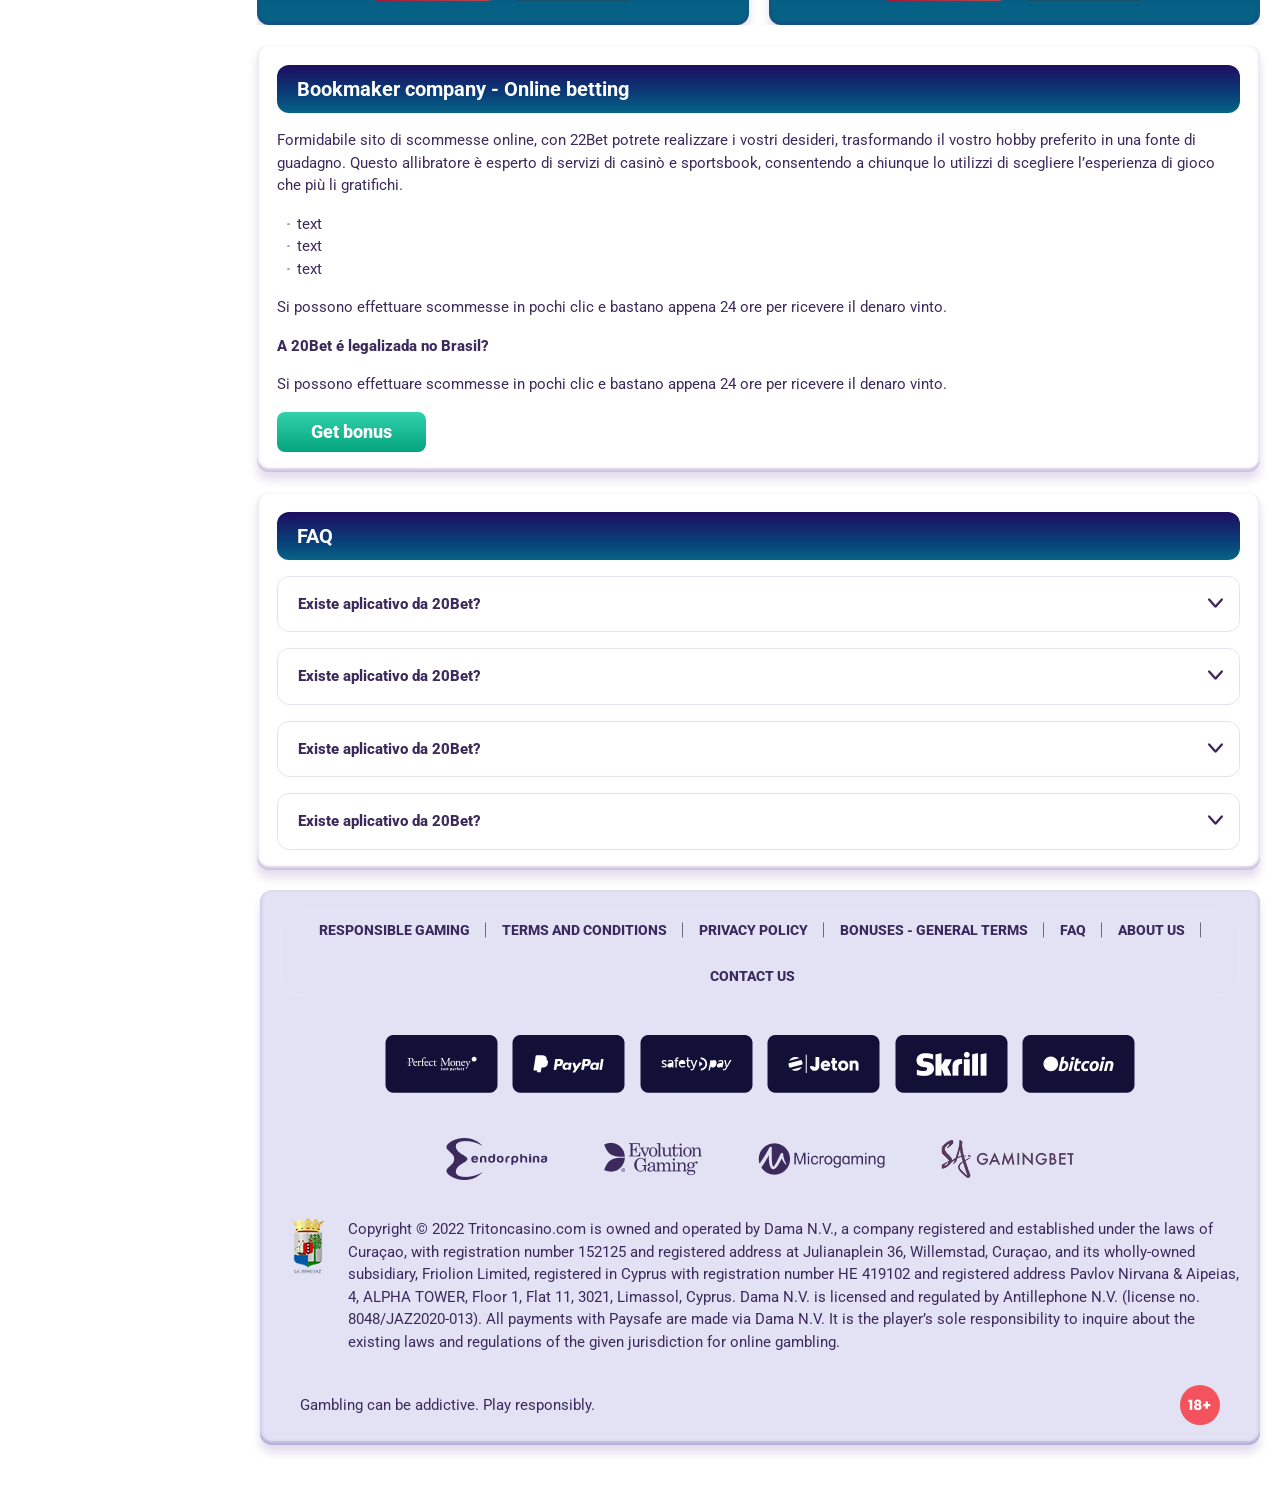
<file: bonus.html>
<!DOCTYPE html>
<html lang="it">
  <head>
    <meta charset="UTF-8" />
    <meta name="viewport" content="width=device-width, initial-scale=1.0" />
    <title>Get 200% up to 100€
      +150 free spins</title>
    <meta
      name="description"
      content="A 20Bet apostas online é a novidade mais relevante no mercado de apostas do Brasil"
    />
    <meta property="og:site_name" content="Slotsgem Casino" />
    <meta
      property="og:title"
      content="Get 200% up to 100€
      +150 free spins"
    />
    <meta property="og:type" content="website" />
    <meta property="og:url" content="http://safecasino.it/" />
    <meta property="og:image" content />
    <meta property="og:image:alt" content />
    <meta property="og:locale" content="it" />
    <meta
      property="og:description"
      content="A 20Bet apostas online é a novidade mais relevante no mercado de apostas do Brasil"
    />
    <link rel="preconnect" href="https://fonts.googleapis.com" />
    <link rel="preconnect" href="https://fonts.gstatic.com" crossorigin />
    <link
      href="https://fonts.googleapis.com/css2?family=Poppins:wght@400;500;600;700;900&family=Roboto&family=Roboto+Condensed:ital,wght@0,100..900;1,100..900&display=swap"
      rel="stylesheet"
    />
    <link rel="stylesheet" href="./css/reset.css" />
    <link rel="stylesheet" href="./css/main.css" />
    <link rel="stylesheet" href="./css/media.css" />
    <link rel="icon" href="./images/favicon.png" type="image/x-icon" />
    <script
      src="https://code.jquery.com/jquery-3.6.1.min.js"
      integrity="sha256-o88AwQnZB+VDvE9tvIXrMQaPlFFSUTR+nldQm1LuPXQ="
      crossorigin="anonymous"
    ></script>
  </head>
  <body>
    <header class="header">
      <section class="content header__content">
        <a href="#" class="logo header__logo"
          ><img src="./images/logo.svg" alt="logo" title=""
        /></a>
        <button class="header__btn-menu">
          <svg
            width="16px"
            height="16px"
            viewBox="0 0 16 16"
            xmlns="http://www.w3.org/2000/svg"
          >
            <rect y="0" width="16" height="3" rx="1.5"></rect>
            <rect y="6.5" width="16" height="3" rx="1.5"></rect>
            <rect y="13" width="16" height="3" rx="1.5"></rect>
          </svg>
        </button>
        <nav class="menu header__menu">
          <ul class="header__menu-list">
            <li><a href="#">Games</a></li>
            <li><a href="#">Tournaments</a></li>
            <li><a href="#">Live dealers</a></li>
            <li><a href="#">Promotions</a></li>
          </ul>
          <div class="header__btn">
            <a
              href="#"
              class="header__button header__button-login header__btn-login"
              >Sign In
            </a>
            <a
              href="#"
              class="header__button header__button-signin header__btn-signin"
              >Sign Up</a
            >
          </div>
        </nav>
        <a href="#" class="header__button header__button-login">Sign In </a>
        <a href="#" class="header__button header__button-signin">Sign Up</a>

        <a class="header__country" href="#">
          <span><img src="./images/flag.png" alt="Sweden Flag" title /></span>
        </a>
      </section>
    </header>
    <main class="main">
      <aside class="sidebar-wrapper">
        <section class="content sidebar">
          <nav class="menu sidebar__menu">
            <ul>
              <li >
                <a href="#" ><img class="icon-default" src="./images/sidebar/games.svg" alt=" Games"  title/>
                  Games</a>
                
              </li>
              <li >
                <a href="#" > <img class="icon-default" src="./images/sidebar/promotions.svg"  alt="Promotions"  title/>
                  
                  <span>Promotions</span></a>
              </li>    
              <li >
                <a href="#" ><img class="icon-default" src="./images/sidebar/live.svg" alt="Live Dealers"  title/>
                  
                 Live Dealers</a>
              </li>
              <li >
                <a href="#" ><img class="icon-default" src="./images/sidebar/hall.svg" alt="Hall of Fame" title>
                 
                  Hall of Fame</a>
              </li>
              <li >
                <a href="" ><img class="icon-default" src="./images/sidebar/vip.svg" alt="vip" title/>
                 VIP</a>
              </li>
            </ul>
          </nav>
          <div class="sidebar__navigation">
          <button class="sidebar__links-button">Navigation</button>
          <div class="sidebar__links">
            <ul class="sidebar__links-list">
              <li><a href="#" title>Review of 22Bet</a></li>
              <li><a href="#" title>Registration</a></li>
              <li><a href="#" title>22Bet Betting Expert Reviews</a></li>
              <li><a href="#" title>Layouts and navigation</a></li>
              <li><a href="#" title>Sports betting</a></li>
              <li><a href="#" title>Sports offers</a></li>
              <li><a href="#" title>Live betting</a></li>
              <li><a href="#" title>Cash out</a></li>
              <li><a href="#" title>Live stream</a></li>
            </ul>
          </div>
        </div>
        </section>
      </aside>

      <section class="content__wrapper">
        <section class="content hero hero__bonus">
          <div class="background hero__background">
            <img src="./images/bonus/bg-bonus.png" alt="hero" title />
          </div>

          <div class="hero__data hero__data-bonus">
            <ul
              class="breadcrumbs"
              itemscope
              itemtype="https://schema.org/BreadcrumbList"
            >
              <li
                itemprop="itemListElement"
                itemscope
                itemtype="https://schema.org/ListItem"
              >
                <a href="#" itemprop="item">
                  <span itemprop="name">Home</span></a
                >
                <meta itemprop="position" content="1" />
              </li>
              <li
                itemprop="itemListElement"
                itemscope
                itemtype="https://schema.org/ListItem"
              >
                <a href="#" itemprop="item"> <span itemprop="name">Bonus</span></a>
                <meta itemprop="position" content="2" />
              </li>
            </ul>
            <h1 class="title general hero__title hero__title-page">
              Get 200% up to 100€
              +150 free spins
            </h1>
            <p class="hero__text">A 20Bet apostas online é a novidade mais relevante no mercado de apostas do Brasil</p>
            <a href="#" class="button hero__button ">Join now!</a>
          </div>
        </section>
        <section class="content page-nav">
          <div class="page-nav-button sidebar__links-button">Navigation</div>
          <ul class="page-nav-list sidebar__links-list">
            <li><a href="#" title>Review of 22Bet</a></li>
            <li><a href="#" title>Registration</a></li>
            <li><a href="#" title>22Bet Betting Expert Reviews</a></li>
            <li><a href="#" title>Layouts and navigation</a></li>
            <li><a href="#" title>Sports betting</a></li>
            <li><a href="#" title>Sports offers</a></li>
            <li><a href="#" title>Live betting</a></li>
            <li><a href="#" title>Cash out</a></li>
            <li><a href="#" title>Live stream</a></li>
          </ul>
        </section>
        <section class="content article">
          <h2 class="article__title high title">
            Bookmaker company - Online betting
          </h2>
          <p>
            Formidabile sito di scommesse online, con
            <a href="#" class="article__link">22Bet</a> potrete realizzare i vostri desideri, trasformando il vostro hobby preferito in una fonte di guadagno. Questo allibratore è esperto di servizi di casinò e sportsbook, consentendo a chiunque lo utilizzi di scegliere l’esperienza di gioco che più li gratifichi.
          </p>
          <p>Si possono effettuare scommesse in pochi clic e bastano appena 24 ore per ricevere il denaro vinto.</p>
        </section>
        <section class="content bonuses">
          <ul class="bonuses__list">
              <li class="bonuses__item">
                
                 <div class="bonuses__img">
                    <img src="./images/bonus/banner-bonus1.png" alt="" title="">
                 </div>
                 <div class="bonuses__desc">
                  <h2 class="title high bonuses__title">Bonus Name </h2>
                 <p>Lorem ipsum dolor sit amet, consectetur adipiscing elit. Consequat egestas eget purus, in dapibus imperdiet</p>
                       <div class="bonuses__buttons">
                          <a href="#" class="button bonuses__button">Get bonus</a>
                          <a href="#" class="button bonuses__button">Find out more</a>
                       </div>
                  </div>
              </li>
              <li class="bonuses__item">
                
                  <div class="bonuses__img">
                     <img src="./images/bonus/banner-bonus2.png" alt="" title="">
                  </div>
                  <div class="bonuses__desc">
                   <h2 class="title high bonuses__title">Bonus Name </h2>
                   <p>Lorem ipsum dolor sit amet, consectetur adipiscing elit. Consequat egestas eget purus, in dapibus imperdiet</p>
                        <div class="bonuses__buttons">
                           <a href="#" class="button bonuses__button">Get bonus</a>
                           <a href="#" class="button bonuses__button">Find out more</a>
                        </div>
                   </div>
               </li>
               <li class="bonuses__item">
                
                  <div class="bonuses__img">
                     <img src="./images/bonus/banner-bonus3.png" alt="" title="">
                  </div>
                  <div class="bonuses__desc">
                   <h2 class="title high bonuses__title">Bonus Name </h2>
                  <p>Lorem ipsum dolor sit amet, consectetur adipiscing elit. Consequat egestas eget purus, in dapibus imperdiet</p>
                        <div class="bonuses__buttons">
                           <a href="#" class="button bonuses__button">Get bonus</a>
                           <a href="#" class="button bonuses__button">Find out more</a>
                        </div>
                   </div>
               </li>
               
               <li class="bonuses__item">
                
                <div class="bonuses__img">
                   <img src="./images/bonus/banner-bonus4.png" alt="" title="">
                </div>
                <div class="bonuses__desc">
                 <h2 class="title high bonuses__title">Bonus Name </h2>
                <p>Lorem ipsum dolor sit amet, consectetur adipiscing elit. Consequat egestas eget purus, in dapibus imperdiet</p>
                      <div class="bonuses__buttons">
                         <a href="#" class="button bonuses__button">Get bonus</a>
                         <a href="#" class="button bonuses__button">Find out more</a>
                      </div>
                 </div>
             </li>
             
           
           </ul>
        </section>
        <section class="content article">
          <h2 class="article__title high title">
            Bookmaker company - Online betting
          </h2>
          <p>
            Formidabile sito di scommesse online, con 22Bet potrete realizzare i vostri desideri, trasformando il vostro hobby preferito in una fonte di guadagno. Questo allibratore è esperto di servizi di casinò e sportsbook, consentendo a chiunque lo utilizzi di scegliere l’esperienza di gioco che più li gratifichi.
          </p>
          
          <ul >
            <li >text</li>
                  <li >text</li>
                  <li >text</li>
          </ul>
          <p>Si possono effettuare scommesse in pochi clic e bastano appena 24 ore per ricevere il denaro vinto.</p>
          <h3>A 20Bet é legalizada no Brasil?</h3>
          <p>Si possono effettuare scommesse in pochi clic e bastano appena 24 ore per ricevere il denaro vinto.</p>
          <a href="#" class="button article__button article__button-page ">Get bonus</a>
        </section>
        <section class="content faq">
          <h2 class="title high faq__title">FAQ</h2>
          <ul class="faq__list" itemscope itemtype="https://schema.org/FAQPage">
            <li class="faq__item"  itemscope itemprop="mainEntity" itemtype="https://schema.org/Question">
              <h3 class="title medium faq__subtitle js-button-expander"  itemprop="name">Existe aplicativo da 20Bet?
               </h3>
              <div  class="faq__answer js-expand-content" itemscope  itemprop="acceptedAnswer" itemtype="https://schema.org/Answer">
                <p  itemprop="text">
                  Formidabile sito di scommesse online, con 22Bet potrete realizzare i vostri desideri, trasformando il vostro hobby preferito in una fonte di guadagno. Questo allibratore è esperto di servizi di casinò e sportsbook, consentendo a chiunque lo utilizzi di scegliere l’esperienza di gioco che più li gratifichi.
                </p>
              </div>
            </li>
            <li class="faq__item"  itemscope itemprop="mainEntity" itemtype="https://schema.org/Question">
              <h3 class="title medium faq__subtitle js-button-expander"  itemprop="name">Existe aplicativo da 20Bet?</h3>
              <div class="faq__answer js-expand-content" itemscope  itemprop="acceptedAnswer" itemtype="https://schema.org/Answer">
                <p  itemprop="text">
                  Formidabile sito di scommesse online, con 22Bet potrete realizzare i vostri desideri, trasformando il vostro hobby preferito in una fonte di guadagno. Questo allibratore è esperto di servizi di casinò e sportsbook, consentendo a chiunque lo utilizzi di scegliere l’esperienza di gioco che più li gratifichi.
                </p>
              </div>
            </li> 
             <li class="faq__item"  itemscope itemprop="mainEntity" itemtype="https://schema.org/Question">
              <h3 class="title medium faq__subtitle js-button-expander"  itemprop="name">Existe aplicativo da 20Bet?</h3>
              <div class="faq__answer js-expand-content" itemscope  itemprop="acceptedAnswer" itemtype="https://schema.org/Answer">
                <p  itemprop="text">
                  Formidabile sito di scommesse online, con 22Bet potrete realizzare i vostri desideri, trasformando il vostro hobby preferito in una fonte di guadagno. Questo allibratore è esperto di servizi di casinò e sportsbook, consentendo a chiunque lo utilizzi di scegliere l’esperienza di gioco che più li gratifichi.
                </p>
              </div>
            </li> 
            <li class="faq__item"  itemscope itemprop="mainEntity" itemtype="https://schema.org/Question">
              <h3 class="title medium faq__subtitle js-button-expander"  itemprop="name">Existe aplicativo da 20Bet?</h3>
              <div class="faq__answer js-expand-content" itemscope  itemprop="acceptedAnswer" itemtype="https://schema.org/Answer">
                <p  itemprop="text">
                  Formidabile sito di scommesse online, con 22Bet potrete realizzare i vostri desideri, trasformando il vostro hobby preferito in una fonte di guadagno. Questo allibratore è esperto di servizi di casinò e sportsbook, consentendo a chiunque lo utilizzi di scegliere l’esperienza di gioco che più li gratifichi.
                </p>
              </div>
            </li> 
            
          </ul>
        </section>
      </section>
    </main>
    <footer class="footer">
      <section class="content footer__content">
       
        <ul class="footer__menu">
          <li><a href="#">RESPONSIBLE GAMING</a></li>
          <li><a href="#">TERMS AND CONDITIONS</a></li>
          <li><a href="#">PRIVACY POLICY</a></li>
          <li><a href="#">BONUSES - GENERAL TERMS</a></li>
          <li><a href="#">FAQ</a></li>
          <li><a href="#">ABOUT US</a></li>
          <li><a href="#">CONTACT US</a></li>
         
        </ul>
        <ul class="footer__cards">
          <li>
            <a href="#"><img src="./images/perfect.png" alt="cards" title /></a>
          </li>
          <li>
            <a href="#"><img src="./images/paypal.png" alt="cards" title /></a>
          </li>
          <li>
            <a href="#"
              ><img src="./images/safety.png" alt="cards" title
            /></a>
          </li>
          <li>
            <a href="#"><img src="./images/jeton.png" alt="cards" title /></a>
          </li>
          <li>
            <a href="#"><img src="./images/scrill.png" alt="cards" title /></a>
          </li>
          <li>
            <a href="#"><img src="./images/bitcoin.png" alt="cards" title /></a>
          </li>
          
        </ul>
        <ul class="footer__cards footer__cards-last">
          <li>
            <a href="#"><img src="./images/endorfina.png" alt="cards" title /></a>
          </li>
          <li>
            <a href="#"><img src="./images/evolution.png" alt="cards" title /></a>
          </li>
          <li>
            <a href="#"
              ><img src="./images/micro.png" alt="cards" title
            /></a>
          </li>
          <li>
            <a href="#"><img src="./images/gaming.png" alt="cards" title /></a>
          </li>
          
          
        </ul>
        <div class="footer__wrap">
          <img src="./images/footer-frame.png" alt="logo" title />
          <p>
            Copyright &copy; 2022 Tritoncasino.com is owned and operated by Dama N.V., a company registered and established under the laws of Curaçao, with registration number 152125 and registered address at Julianaplein 36, Willemstad, Curaçao, and its wholly-owned subsidiary, Friolion Limited, registered in Cyprus with registration number HE 419102 and registered address Pavlov Nirvana & Aipeias, 4, ALPHA TOWER, Floor 1, Flat 11, 3021, Limassol, Cyprus. Dama N.V. is licensed and regulated by Antillephone N.V. (license no. 8048/JAZ2020-013). All payments with Paysafe are made via Dama N.V. It is the player’s sole responsibility to inquire about the existing laws and regulations of the given jurisdiction for online gambling.
          </p>
        </div>
        <div class="footer__wrapp">
          
          <p>
            Gambling can be addictive. Play responsibly.
          </p>
          <img src="./images/age.svg" alt="age" title />
        </div>
      </section>
    </footer>
    <script src="./js/sidebar.js" defer></script>
    <script src="./js/expander.js" defer></script>
    <script src="./js/mobile-menu.js" defer></script>
  </body>
</html>
</file>
<file: css/main.css>
html {
  scroll-behavior: smooth;
  text-size-adjust: 100%;
  box-sizing: border-box;
  
}

body {
  display: block;
  position: relative;
  width: 100%;
  font-family: "Roboto", sans-serif;
  font-size: 15px;
  font-weight: 400;
  line-height: 22.5px;
  text-align: left;
  color: #3C2A5C;
  overflow-x: hidden;
}

body::before {
  content: "";
  position: fixed;
  top: 0;
  left: 0;
  width: 100%;
  height: 100%;
  background: url(../images/bg-body.png) repeat;
  background-size: 15%;
  opacity: 0.3; 
  pointer-events: none;
}

.content {
  display: block;
  position: relative;
  width: 100%;
  max-width: 1163px;
  overflow: hidden;
  border-radius: 12px;
  background: #FFFFFF;
  box-shadow: 
    0px 8px 10px 0px #3D1F8626, 
    0px -4px 0px 0px #3D1F861A inset, 
    0px -2px 4px 0px #3D1F8640 inset;

  padding: 20px;
  margin: 0 auto 20px auto;
}

h1,
h2,
h3,
h4,
.title {
  display: block;
  position: relative;
  font-size: 48px;
  font-weight: 800;
  line-height: 57.6px;
  text-align: center;
  color:#FDD65B;
}

h2,
.title.high {
  display: flex;
  justify-content: left;
  align-items: center;
  font-size: 20px;
  line-height: 24px;
  font-weight: 700;
  color:#ffffff;
  text-align:center;
  background: linear-gradient(0deg, #066486 0%, #093D77 40.8%, #1E0D61 100%);
  border-radius: 12px;
  padding: 12px 20px;
  margin-bottom: 16px;
}



h3,
title.medium {
  font-size: 15px;
  font-weight: 800;
  line-height: 22.5px;
  text-align: left;
  color: #3C2A5C;
}
h4,
title.mini {
  font-size: 28px;
  font-weight: 700;
  line-height: 32px;
  text-align: center;
  color: #ffd400;
}

article > *,
.article > *,
.desk > * {
  margin-top: 16px;
}

article > *:first-child,
.article > *:first-child,
.desk > *:first-child {
  margin-top: 0 !important;
}

article > h2,
.article > h2,
.desk > h2 {
  margin-top: 32px;
}

article > h3,
.article > h3,
.desk > h3 {
  margin-top: 16px;
}
article > h4,
.article > h4,
.desk > h4 {
  margin-top: 16px;
}

.button
 {
  position: relative;
  width: 228px;
  height: 60px;
  background: linear-gradient(91.42deg, #E12151 0%, #FF646D 88.65%);
  border-radius: 8px;
  overflow: hidden;
  font-size: 18px;
  font-weight: 800;
  line-height: 21.6px;
  text-align: center;
  text-decoration: none;
  color: #ffffff;
  white-space: nowrap;
  cursor: pointer;
  padding: 19px 74.5px;
  margin: 0 auto;
  transition: all 0.5s;
}




.button:hover {
  transform: scale(1.1);
}

.header__button {
  position: relative;
  min-width: 124px;
  height: 40px;
  font-size: 14px;
  font-weight: 800;
  line-height: 22.4px;
  text-align: center;
  text-decoration: none;
  text-transform: capitalize;
  border-radius: 8px;
  white-space: nowrap;
  color: #FFFFFF;
  cursor: pointer;
  padding: 9px 37px;
  margin: 0 auto;
  box-shadow: 
    0px 8px 10px 0px #3D1F8626, 
    0px -4px 0px 0px #3D1F861A inset, 
    0px -2px 4px 0px #3D1F8640 inset;
}

.header__button-signin{
  background: linear-gradient(91.42deg, #E12151 0%, #FF646D 88.65%);
  
  margin-right: 24px;
  margin-left: 0;
  transition: all 0.5s;
}

.header__button-signin:hover {
  background: #FFFFFF1A; 
  border: 1px solid #FFFFFF1A;
}

.header__button-login {
  background: #FFFFFF1A;
  border: 1px solid #FFFFFF1A;
  margin-left: auto;
  margin-right: 8px;
  padding: 9px 40px;
}

.header__button-login:hover {
  background: linear-gradient(91.42deg, #E12151 0%, #FF646D 88.65%);

}

.header,
.main,
.footer {
  display: flex;
  position: relative;
  justify-content: space-between;
  align-items: center;
  width: 100%;
  max-width: 1440px;
  padding: 20px;
  margin: 0 auto;
}

.background,
.hero__background {
  display: block;
  position: absolute;
  bottom: 0;
  left: 0;
  height: 100%;
  width: 100%;
  overflow: hidden;
}

.background img,
.hero__background img {
  position: relative;
  display: block;
  width: 100%;
  height: 100%;
  object-fit: cover;
}
.images img {
  border-radius: 6px;
  width: 100%;
  height: 100%;
  overflow: hidden;
}

/* -------------------HEADER---------------- */

.header {
  position: fixed;
  top: 0;
  left: 0;
  right: 0;
  background: #05213E;
  padding: 0;
  z-index: 100;
  max-width: 100%;
}

.header__content {
  display: flex;
  align-items: center;
  flex-direction: row;
  max-width: 1440px;
  max-height: 87px;
  border-radius: 0;
  background:#05213E;
  padding: 20px;
  margin-bottom: 0;
}

.logo {
  display: block;
  position: relative;
  flex: 0 0 116px;
  margin-right: 121px;
  padding: 20px 0;
  transition: all 0.5s;
}

.logo:hover {
  transform: scale(1.2);
}

.logo img {
  display: block;
  position: relative;
  width: auto;
  max-height: 47px;
}

.header__menu {
  display: flex;
  white-space: nowrap;
  max-height: calc(100vh - 87px);
  overflow-y: auto;
  
}

.header__menu-list {
  display: flex;
  flex: 1 1 auto;
  flex-direction: row;
  justify-content: center;
  align-items: center;
  white-space: nowrap;
  gap: 32px;
}

.header__menu-list li {
  display: block;
  text-align: left;
  transition: all 0.5s;
}

.header__menu-list li a {
  display: block;
  color: #ffffff;
  font-weight: 500;
  padding: 20px 0;
  
  
}

.header__menu li a:hover {
 color: #E12151;

}
.header__country {
  margin-right: 10px;
}

.header__country span {
  display: inline-block;
}

.header__country img {
  width: 24px;
  height: 24px;
  vertical-align: middle;
}

.header__btn {
  display: none;
}
/* -------------- header__btn-menu-----------*/

.header__btn-menu {
  display: block;
  flex: 0 1 auto;
  min-width: 0;
  background: #FFFFFF1A;

  border: 1px solid #ffffff;
  padding: 12px;
  order: 3;
  transition: all 0.5s;
}

svg {
  position: relative;
  fill: 
  #04A47E;
  line-height: 1;
  vertical-align: 1;
}

.header__btn-menu {
  display: none;
}

/* -------------main------------- */
.main {
  padding-top: 107px;
  padding-bottom: 0;
}

.content__wrapper {
  display: block;
  position: relative;
  flex: 1 1 100%;
  margin-left: 20px;
}

/* -------------sidebar--------- */

.sidebar-wrapper {
  display: block;
  position: relative;
  align-self: stretch;
  flex: 0 0 217px;
}
.sidebar {
  position: sticky;

  top: 80px;
  bottom: 20px;
  background: #FFFFFF;
  padding: 12px;
  overflow-y: auto;
 
}

.sidebar::-webkit-scrollbar {
  display: none;
}

.sidebar__menu ul li a {
  display: block;
  position: relative;
  color: #4D3C6A;
  transition: all 0.5s;
  display: flex;
  align-items: center;
}

.sidebar__menu ul li a:hover {
  color: #E12151;
}

/*  */

.sidebar__menu ul li{
  display: flex;
  align-items: center;
}


.sidebar__menu ul li + li {
  margin-top: 10px;
}
.sidebar__menu li a img {
  min-width: 32px;
  min-height: 32px;
  margin: auto;
  margin-right: 12px;
  vertical-align: middle;
}


.sidebar__links-button {
  position: relative;
  font-size: 20px;
  font-weight: 700;
  line-height: 24px;
  color: #ffffff;
  text-align: left;
  background: none;
  white-space: normal;
  padding-right: 60px;
  margin-bottom: 10px;
  transition: all 0.5s;
 
}

.sidebar__navigation{
  background: linear-gradient(0deg, #066486 0%, #093D77 40.8%, #1E0D61 100%);
  padding: 8px 12px;
 border-radius: 8px;
 margin-top: 10px;

}

.sidebar__links-button::after {
  content: "";
  display: block;
  position: absolute;
  right: 0;
  top: 7px;
  width: 12px;
  height: 12px;
  background: url(../images/sidebar/sidebar-arrowDown.svg) no-repeat center center / contain;
  transition: all 0.5s;
}

.sidebar__links-button.active::after {
  background: url(../images/sidebar/sidebar-arrowUp.svg) no-repeat center center / contain;
  transition: all 0.5s;
 
}

.sidebar__links-list li a {
  position: relative;
  display: block;
  color: #ffffff;
  transition: all 0.5s;
  padding-left: 20px;
}

.sidebar__links-list li a::before {
  content: "";
    position: absolute;
    display: block;
    width: 6px;
    height: 6px;
    border-radius: 50%;
    top: 50%;
    transform: translateY(-50%);
    left:0;
    background: #ffffff;

}
.sidebar__links-list li:nth-child(3) a::before, .sidebar__links-list li:nth-child(4) a::before {
  top: 10px;
  
}

.sidebar__links-list.active {
  display: block;
}

.sidebar__links-list li a:hover{
  color: #E12151;
}

.sidebar__links-list li a:hover::before{
  background: #E12151;
}

.sidebar__links-list li + li {
  padding-top: 12px;
}

.page-nav-button {
  margin-bottom: 0;
  cursor: pointer;
}

.sidebar__links-list,
.page-nav-list {
  overflow: hidden;
  max-height: 0;
  transition: max-height 0.5s ease;
}

.sidebar__links-list.active,
.page-nav-list.active {
  display: block;
  max-height: 1000px;
}

.page-nav-list.active {
  margin-top: 20px;
}

.page-nav {
  display: none;
  background: linear-gradient(0deg, #066486 0%, #093D77 40.8%, #1E0D61 100%);
}

/* -----------hero------ */

.hero {
  display: flex;
  justify-content: flex-start;
  min-height: 413px;
  height: 413px;
  padding: 0;
  border-radius: 12px;
  padding: 30px 20px 30px 0;
}

.hero__data {
  display: flex;
  flex-direction: column;
  align-items: flex-start;
  justify-content: center;
  position: relative;
  max-width: 600px;
  height: 353px;
 
  border-radius: 12px;
  padding: 32px;

  
}

.hero__title {
  text-align: left;
  margin-bottom: 12px;
}

.hero__rating {
  display: flex;
  justify-content: flex-start;
  align-items: center;
  margin-bottom: 12px;
  font-size: 16px;line-height: 18.75px;
  font-weight: 400;
  color:#ffffff;
  }

.hero__rating p {
  margin-right: 16px;
  text-transform: uppercase;
}
.hero__rating span {
  display: flex;
  align-items: center;
  gap: 4px;
}

.hero__rating span:nth-child(1) {
  font-weight: 800;

}

.hero__text {
  margin-bottom: 24px;
  text-align: left;
  color:#ffffff;
}
.hero__button {
  margin-left:0;
  z-index: 3;
  background: linear-gradient(180deg, #31D1AB 0%, #04A47E 100%);

}
/* -------------article--------------- */

.article .article__subtitle {
  justify-content: start;
  font-size: 20px;
  line-height: 32px;
  color: #ffffff;
  padding: 0;
  margin: 16px 0 0 0;
  text-decoration: none;
}

.article__button,
.ratings__button {
  display:flex;
  justify-content: center;
  align-items: center;
  width: 124px;
  background: linear-gradient(180deg, #31D1AB 0%, #04A47E 100%);


  height: 40px;
  margin-top: 16px;
  margin-right: auto;
  margin-left: 0;
}

.article ul li {
  position: relative;
  padding-left: 20px;
}

.article ul li::before
 {
  content: "";
  position: absolute;
  display: block;
  width: 3px;
  height: 1px;
  border-radius: 50%;
  top: 50%;
  transform: translateY(-50%);
  left: 10px;
  background: #4D3C6A;
}

/* для нумерованого списка */

.article ol {
  counter-reset: ol;
  position: relative;
  
}

.article ol li {
  counter-increment: ol; 
  position: relative; 
  padding-left: 20px;}

.article ol li::before {
  content: counter(ol) "."; 
  display: inline-block;
  position: absolute;
  font: inherit;
  font-weight: 700;
  color: inherit;
  left: 0;
  top: 50%;
  transform: translateY(-50%);
}
/*  */


/* ------about----------- */

table {
  width: 100%;
  display: flex;
}
.about__group,.about__list {
  display: flex;
  flex-direction: column;
  width: 100%;
  gap: 8px;
 
  /* padding: 8px 0; */

}

 table tr ,.about__list li {
  display: flex;
  padding: 8.5px 20px ;
  border: 1px solid #EEEEF8;
  border-radius: 6px;
 
}

.about__list li{
  position: relative;
  display: flex;
    align-items: center;
    padding: 8.5px 20px 8.5px 60px;
}

.about__list li::before{
  content: '';
  display: block;
  position: absolute;
  min-width: 24px;
  height: 24px;
  left: 20px;
  top:50%;
  transform: translateY(-50%);
  background: url(../images/main/features-icon1.svg) no-repeat center center / contain;
}

.about__list li:nth-child(2):before{
  background: url(../images/main/features-icon2.svg) no-repeat center center / contain;

}
.about__list li:nth-child(3):before{
  background: url(../images/main/features-icon3.svg) no-repeat center center / contain;

}
.about__list li:nth-child(4):before{
  background: url(../images/main/features-icon4.svg) no-repeat center center / contain;

}
.about__list li:nth-child(5):before{
  background: url(../images/main/features-icon5.svg) no-repeat center center / contain;

}
.about__list li:nth-child(6):before{
  background: url(../images/main/features-icon6.svg) no-repeat center center / contain;

}

.about__content{
  display: flex;
  gap:20px;
}


table td:first-child {
  width: 50%;
  font-weight: 700;
  
}

table td:last-child {
  width: 50%;
  padding-left: 10px;
}


/* -------------banner---------------- */

.banner {
  display: flex;
  align-items: center;
  justify-content:center;
  overflow: hidden;
  width: 100%;
  height: 310px;
  padding: 39px 40px;
  background: transparent;
    border-radius: 12px;
    margin-bottom: 20px;

  
}



.banner__info {
  display: flex;
 
  flex-direction: column;
  align-items: center;
  position: relative;
 
  min-width: 453px;
  text-align: left;

  border-radius: 12px;
  padding: 16px;
}

.banner .banner__title-main {
  flex-direction: column;
  align-items: center;
  font-weight: 700;
  line-height: 24px;
  font-size: 20px;
  color: #ffffff;

  text-transform: capitalize;
  margin-bottom: 32px;
  background: transparent;
}

.banner .banner__title::after {
  display: none;
}

.banner__title-main > *:last-child {
  color: #FDD65B;
  
  font-size: 48px;
  line-height: 57.6px;
  margin-top: 4px;
  font-weight: 800;
}

.banner .banner__background img{
  object-position: 100%;
}

.banner__button {
  width: 124px;
  height: 40px;
  display: flex;
    justify-content: center;
    align-items: center;
 
    background: linear-gradient(91.42deg, #E12151 0%, #FF646D 88.65%);

 margin-left: auto;
}

/* ------------ratings------------------- */
.ratings__list {
  margin-top: 16px;
  display: flex;
  justify-content: space-between;
  flex-wrap: wrap;
  gap: 8px;
  margin-bottom: 16px;
}

.ratings__list li {
  position: relative;
  display: flex;
  justify-content: center;
  flex-direction: column;
  width: calc(33.333% - 10px);
  background:#FFFFFF;
  border: 1px solid #EEEEF8;
  border-radius: 6px;
  padding:12px 16px;
  font-weight: 800;
  text-transform:capitalize;
  box-shadow: 0px 4px 4px 0px #3E257D26 inset;


}

.ratings__info {
  display: flex;
  justify-content: space-between;
  align-items: center;
  font-size: 15px;
  line-height: 22.5px;
  font-weight: 800;
  color: #3C2A5C;
  margin-bottom: 8px;
  
}

.ratings__data span {
  font-weight: 400;
}


.ratings__img img{
  
  width: 16px;
  height: 16px;
}



/* --------faq------------- */

.faq__subtitle {
  position: relative;
  font-weight: 800;
  font-size: 15px;
  line-height: 22.5px;
  text-align: left;
  border: 1px solid;
  background: #ffffff;
  border: 1px solid #E2E2F4;
  border-radius: 12px;
  color: #3C2A5C;
  cursor: pointer;
  padding: 16px 56px 16px  20px;
}

.faq__list li + li {
  margin-top: 16px;
}

.faq__subtitle::after {
  content: "";
  display: block;
  position: absolute;
  top: 50%;
  transform: translateY(-50%);
  right: 16px;
  width: 16px;
  height: 16px;
  background: url(../images/faq-ArrowDown.svg) no-repeat center center / contain;;
  transition: all 0.5s;
}

.faq__subtitle.active::after {
  background: url(../images/faq-ArrowUp.svg) no-repeat center center / contain;
  transition: all 0.5s;
}



.faq__item{
  position: relative;
  
}

.faq__subtitle.active {
  color:#ffffff;
  background: linear-gradient(0deg, #066486 0%, #093D77 40.8%, #1E0D61 100%);

  
  border-bottom-right-radius: 0;
  border-bottom-left-radius: 0;
  
}

.faq__answer {
  position: relative;
  padding:  16px 12px 16px 20px ;
  border-radius: 12px;
  
  background:#EEEEF8;
  border-top-right-radius: 0;
  border-top-left-radius: 0;

  
}



.js-expand-content {
  display: none;
  overflow: hidden;
}
/*  */

.js-expand-content.expanded {
  height: 100%;
}


/* ---------main__arrow------ */
.main__arrow {
  display: block;
  position: fixed;
  width: 40px;
  height: 40px;
  right: 20px;
  bottom: 20px;
  background: url(../images/ArrowUp.svg) no-repeat center center / contain;
  z-index: 100;
}

/* -------footer------------ */
.footer {
  padding-top: 0;
  padding-left: 260px;
  
}

.footer__content {
  display: flex;
  flex-direction: column;
  align-items: center;
  background: #E2E2F4;
  max-width: 1163px;
  gap: 32px;
  
}

.footer__logo {
  display: flex;
  max-height: 40px;
  padding: 0;
  margin: 0 auto;
  flex: 0;
}

.footer__logo img {
  display: block;
}
.footer__menu {
  display: flex;
  flex-wrap: wrap;
  gap: 16px;
  align-items: center;
  align-content: center;
  justify-content: center;
  border-radius: 20px;
  border: 1px solid #ffffff1a;
  padding: 4px 32px;
}

.footer__menu li a {
  position: relative;
  display: block;
  font-size: 14px;
  font-weight: 800;
  line-height: 22.4px;
  color: #3C2A5C;
  padding: 4px 16px 4px 0;
  transition: all 0.5s ease;
}

.footer__menu li:not(:last-child) a::after{
  content: "";
  position: absolute;
  display: block;
  width: 1px;
  height: 50%;
  transform: translateY(-50%);
  top: 50%;
  right: 0;
  background: #706B7A;
}

.footer__menu li a:hover {
  
  
  color: #E12151;
  
}

.footer__cards {
  display: flex;
  flex-wrap: wrap;
  justify-content: center;
  align-items: center;
  gap: 14.5px;
}
.footer__cards li a {
  display: block;
}

.footer__cards li {
  transition: all 0.5s;
}

.footer__cards li:hover {
  transform: scale(1.1);
}

.footer__cards img {
  width: 100%;
  height: auto;
}

.footer__cards-last{
  gap:56px;
}

.footer__wrap,.footer__wrapp {
  display: flex;
  justify-content: space-between;
  align-items: flex-start;
  gap:12px;

}
.footer__wrap img {
  display: block;
  width: 64px;
  height: 56px;
}

.footer__wrapp{
  align-items: center;
  width: 100%;
  gap: 0;
  padding: 0 20px;
}

.footer__wrap p,.footer__wrapp p {
  color:#3C2A5C;
}

.footer__wrapp img{
  display: block;
  width: 40px;height: 40px;
  margin-left: auto;
}

/* --------------bonus-page--------------- */
.breadcrumbs {
  display: flex;
  justify-content:left;
  text-align: center;
  margin-bottom: 12px;
  white-space: nowrap;
}

.breadcrumbs li:not(:last-child) a {
  padding-left: 0;
}


.breadcrumbs li a {
  font-weight: 400;
  color: #ffffff;
  padding: 10px;
}

.breadcrumbs li:first-child a:hover {
  color: #ffd400;
}

.breadcrumbs li:last-child a {
  font-weight: 700;
}

.breadcrumbs > li:not(:last-child):after {
  content: "|";
  position: relative;
 color: #ffffff;
}

.hero__title-bonus {
  margin-bottom: 16px;
}

.article__link {
  color: #F4525C;
}

.banner__background-page {
  height: 173px;
  max-height: 100%;
  object-fit: cover;
  
}


.banner__background-page img{
  display: block;
  height: 100%;
  width: 100%;
  object-fit: cover;
  

  
}

.content.bonuses {
  padding: 0;
  background: none;
  border-radius: 0;
  box-shadow: none
}

.bonuses__list {
  display: flex;
  flex-wrap: wrap;
  gap: 20px;
  width: 100%;

  display: grid;
  grid-template-columns: repeat(2, 1fr);
}

.bonuses__item {
 display: flex;
 align-items: center;
  position: relative;
flex-direction: column;
height: auto;
  border-radius: 12px;

  overflow: hidden;

  background: linear-gradient(0deg, #066486 0%, #093D77 40.8%, #1E0D61 100%);
  box-shadow: 
    0px 8px 10px 0px #3D1F8626, 
    0px -4px 0px 0px #3D1F861A inset, 
    0px -2px 4px 0px #3D1F8640 inset;

}

.bonuses__item > * {
  position: relative;
}

.bonuses__item + .bonuses__item {
  margin-top: 0;
}

.bonuses__item:before {
  display: none;
}

.bonuses__img{
  height: 100%;
  width: 100%;
}


.bonuses__img img {
  display: block;
  width: 100%;
  height: 100%;
  
}

.bonuses__desc {
  
 max-width: 100%;
 padding: 16px 16px 24px 16px ;

  text-align: center;

}
.bonuses__desc p{
  text-align: center;
  margin-bottom: 24px;
  color:#ffffff;
}

.title.bonuses__title {
  flex-direction: column;
  color: #FDD65B;
  border: none;
  position: relative;
  font-size: 20px;
  line-height: 24px;
  align-items: center;
  background: transparent;
  margin-bottom: 4px;
  padding: 0;
}

.title.bonuses__title::after{
  display: none;
}

.bonuses__buttons {
  display: inline-flex;
  justify-content: center;
  flex-wrap: wrap;
  gap: 16px;
 
}

.bonuses__button {
  width: 124px;
  height: 40px;
  font-size: 14px;line-height: 22.4px;font-weight: 800;
  box-shadow: 0px -3px 0px 0px #0000001A inset, 0px -1px 4px 0px #00000040 inset, 0px -52px 1px -32px #00000012 inset;}


.bonuses__button:first-child {
  padding: 9px 29.5px;
  background: linear-gradient(91.42deg, #E12151 0%, #FF646D 88.65%);
  color: #ffffff;
  
}

.bonuses__button:last-child {

  background: #FFFFFF1A;
  padding: 9.5px 18px;
  color:#ffffff;
}
.hero__button-page,.hero__button-bonus,.hero__button-app{
  background: #FF4949;

}

.article__list li + li {
  margin-top: 8px;
}

.banner__wrapper{
  display: flex;
  flex-wrap: wrap;
  flex-direction: column;
  gap:20px;
  padding: 0;
  background: none;
}

.article__button-page{
  background: linear-gradient(180deg, #31D1AB 0%, #04A47E 100%);


}

/* --------------------app-page------------- */
.banner__app {
  position: relative;
 
  align-items: center;
 
  min-height: 220px;
  border-radius: 6px;

  padding: 24px 40px;
}
.banner__logo {
  max-width: 225px;
  flex: 0 0 225px;
  margin-left: 0;
  margin-right: 0;
  z-index: 3;
}

.banner__logo img {
  max-height: 90px;
}

.banner__content-app {
  display: flex;
  flex-direction: row;
  justify-content: space-between;
  align-items: center;
}
.banner__btn {
  display: flex;
  flex-direction: column;
  position: relative;
  width: 233px;
  height: 80px;
  font-size: 12px;
  font-weight: 400;
  line-height: 16px;
  text-align: center;
  text-decoration: none;
  justify-content: center;
  border-radius: 10px;
  align-items: flex-start;
  background: #FFFFFF;
  color: #05213E;
    cursor: pointer;
    text-transform: uppercase;
  padding:  16px 38px;
  padding: 16px 30px 16px 80px;
 
  margin: 0 auto;
  transition: all 0.3s ease;
  overflow: hidden;
  
}

.banner__btn:hover {
  transform: scale(1.1);
}

.banner__btn span{
  font-weight: 700;font-size: 24px;
  line-height: 32px;
  text-transform:none;
}


.banner__btn-android{
  padding: 16px 10px 16px 80px;
}

.banner__btn-app::after,
.banner__btn-android::after {
  content: "";
  position: absolute;
  left: 26px;
  
  top: 50%;
  transform: translateY(-50%);
  width: 48px;
  height: 48px;
  background: url(../images/app/apple-app.svg) no-repeat center center / contain;
}

.banner__btn-android::after {
  background: url(../images/app/Google-app.svg) no-repeat center center / contain;
}
.button__wrap-app{
  display: flex
  ;
      gap: 12px;
      flex-direction: column;
}
</file>
<file: css/media.css>
@media screen and (max-width: 1313px) {
  .rating__wrapper {
    padding-left: 0;
  }

  .table tr td:nth-child(2) img {
    width: 20px;
  }
}

@media screen and (max-width: 1292px) {
 

  .content__wrapp {
  
    margin-bottom: 20px;
  }
  

}

@media screen and (max-width: 1252px) {
  
  .hero__data {
    background: rgba(0, 0, 0, 0.5);
  }
  .hero{
    padding-left: 20px;
  }

  .ratings__content {
    flex-direction: column;
  }

}

@media screen and (max-width: 1233px) {
  
  .table tr td:nth-child(2) img {
    width: 18px;
  }
  .ratings__wrap {
    gap: 0;
  }

  .banner__app {
    padding-left: 20px;padding-right: 20px;
  }
  .about__content{
    flex-direction: column;
  }
  

}


@media screen and (max-width: 1183px) {
  .ratings__wrap {
    flex-direction: column;
    align-items: center;
    gap: 20px;
    width: 100%;
    min-height: 328px;
    min-height: max-content;
  }

  
  .table tr td:nth-child(2) img {
    width: 24px;
  }
  

  .content__wrapp {
    flex-direction: column;
  }
  .features-banner__title {
    font-size: 32px;
}


  .background img{
    object-position: 80%;
  }

  .banner{
    width: 100%;

  }
}

@media screen and (max-width: 1161px) {


  .banner__logo{
    background: rgba(0, 0, 0, 0.5);
    border-radius: 8px;
    padding: 10px;
  }



}

@media screen and (max-width: 1060px) {


.banner__btn{
  width: 220px;
}

}

@media screen and (max-width: 1053px) {
  /* -------------------------- */
  .header__menu {
    display: none;
  }
  .header__btn-menu {
    display: block;
    background: #0b0c21;
    border: 1px solid 
    #04A47E;

    border-radius: 8px;
  }
  .header__btn-menu.active {
    background: #0b0c21;
  }

  .header__btn-menu svg {
    display: block;
    margin: 0;
  }
  .header__btn-menu svg rect {
    transform-origin: 50% 50%;
    transition: all 0.5s;
  }

  .header__btn-menu.active svg rect:nth-child(1) {
    x: -2px;
    y: 6px;
    width: 20px;
    transform: rotate(225deg);
  }

  .header__btn-menu.active svg rect:nth-child(3) {
    opacity: 0;
  }

  .header__btn-menu.active svg rect:nth-child(2) {
    x: -2px;
    y: 6px;
    width: 20px;
    transform: rotate(135deg);
  }

  .header__menu {
    display: none;
    position: fixed;
    top: 67px;
    left: 0;
    width: 100%;
    height: 0;
    overflow: hidden;
    background: #0b0c21;
    text-align: center;
    opacity: 0;
    padding: 20px 50px;
    transition: height 0.5s ease, opacity 0.5s ease;
    z-index: 100;
    overflow-y: auto;
    display: block;
  }

  .header__menu.active {
    display: block;
    height: 100vh;
    opacity: 1;
  }
  .header {
    z-index: 101;
  }
  .header__menu ul {
    display: flex;
    flex-direction: column;
    justify-content: center;
    text-align: center;
    margin-bottom: 16px;
  }
  .header__menu ul li {
    font-size: 14px;
    white-space: nowrap;
  }

  .header__menu-list li + li {
    margin-left: 0;
  }

  .header__menu ul li + li {
    margin-top: 10px;
  }
  .menu ul {
    gap: 5px;
  }

  .menu ul li:not(:last-child) {
    margin-right: 0;
  }

  .menu ul li a {
    padding-top: 5px;
    padding-bottom: 5px;
  }

  .header__btn {
    display: inline-block;
  }

  .header__btn a.header__btn-login,
  .header__btn a.header__btn-signin {
    display: block;
    min-width: 220px;
    margin-right: 0;
    padding-left: 20px;
    padding-right: 20px;
  }
  .header__btn a.header__btn-signin {
    margin-top: 16px;
  }

  /* ----------------------- */
}

@media screen and (max-width: 1017px) {
  .sidebar {
    display: none;
  }
  .page-nav {
    display: block;
  }
  .main {
    display: block;
  }
  .content__wrapper {
    margin-left: 0;
  }

  .footer{
    padding-left: 20px;
  }
  .header__logo {
    margin-right: auto;
  }


.banner__btn{
  width: 233px;
}

  
}


  

@media screen and (max-width: 807px) {
  .button__wrap-app {
    flex-direction: column;
    
  }


}



@media screen and (max-width: 750px) {

  .hero__title{
    font-size: 38px;
    line-height: 40px;
  }

  .footer__cards-last {
    gap: 20px;
  }

  .ratings__content {
    flex-direction: column;
  }

  .ratings__list li {
    width: calc(50% - 10px);
    
  }
  

}


@media screen and (max-width: 649px) {
  
  .hero{
    padding: 10px;
    align-items: center;
    
  }

  .hero__data{
    height: 400px;
  }

  .ratings__content {
    flex-direction: column;
    gap:0;
  }
  .ratings__button{
    margin-left: auto;
  }
  .ratings__list {margin-top: 0;
  margin-bottom: 20px;}
}

@media screen and (max-width: 595px) {
  .header__button-login {
    display: none;
  }



.bonuses__list{
  grid-template-columns: repeat(1, 1fr);
}

}


@media screen and (max-width: 577px) {
  .table tr td:nth-child(3) {
    display: none;
  }

  .table tr td:nth-child(2) img {
    width: 20px;
    height: 20px;
  }
  .hero {
    padding: 20px;
  }

  .footer__cards li {
    flex: 1 1 calc(33.333% - 16px);
    max-width: calc(33.333% - 16px);
  }


.banner__info{
    background: rgba(0, 0, 0, 0.5);
    border-radius: 6px;
    width: 100%;
    min-width: 0;
  }

  .banner__info-ratings a{
    display: block;
    background: none;
}
}

@media screen and (max-width: 536px) {

 
.hero__data{
  padding: 16px;
  align-items: center;
}
.hero__text,.hero__title{
  text-align: center;
}
.hero__button{
  margin-left: auto;
}

.ratings__list li {
  align-items: center;
}


.ratings__list li{
  width: 100%;
}

.footer__wrap{
  flex-direction: column;
  align-items: center;
}

.footer__wrap p{
  text-align: center;
}

.ratings__info {
  flex-direction: column;
gap:10px;
}
}

@media screen and (max-width: 518px) {
  .footer__menu {
    gap: 10px;
    padding: 10px;
  }


  .features-banner__data {
    padding: 10px;
    
  }


}

@media screen and (max-width: 500px) {
  
.banner__title-main > *:last-child {
  font-size: 44px;
}

}
@media screen and (max-width: 478px) {
  

  .footer__wrap {
    flex-direction: column;
    align-items: center;
  }

  .footer__wrap img {
    margin-bottom: 16px;
  }

  .footer__wrap p {
    text-align: center;
  }

  .footer__cards li {
    flex: 1 1 calc(50% - 16px);
    max-width: calc(50% - 16px);
  }


}

@media screen and (max-width: 463px) {
  .header__button-signin {
    display: none;
  }

  .ratings__data {
    margin-left:0;
}

  .ratings__info p {
    margin-right: 0;
}


}

@media screen and (max-width: 457px) {
  .table tr td:nth-child(2) img {
    width: 18px;
    height: 18px;
  }



  .faq__subtitle {
    font-size: 18px;
  }
}

@media screen and (max-width: 455px) {
  .table tr td:nth-child(2) img {
    width: 16px;
    height: 16px;
  }

  .hero__title {
    font-size: 36px;
    line-height: 40px;
  }

  .hero__button {
    width: 220px;
  }

  .hero__text {
    margin-bottom: 16px;
  }

  .banner__title-main > *:last-child {
    font-size: 36px;
    line-height: 50px;
  }
  .banner__info {
    padding: 16px;
  }
  .footer__menu li:not(:last-child) a::after{

    display: none;
  }
  .footer__menu li a{
    padding: 8px;
  }

  .banner .banner__title-main {
    margin-bottom: 16px;
  }
}



@media screen and (max-width: 414px) {
  .table tr td:nth-child(2) img {
    display: none;
  }

  .table tr td:nth-child(3) {
    display: block;
  }


  .banner__title-main > *:last-child {
    font-size: 32px;
    line-height: 48px;
  }

     h2,
  .title.high {
   text-align: center;
}}

@media screen and (max-width: 391px) {
  .hero__title {
    font-size: 32px;
  }

  .hero__data {
    padding: 10px;
  }
  
.banner{
  padding: 20px;
}
  
}


@media screen and (max-width: 365px) {
  

  .hero__title{
    line-height: 34px;
  }
  .hero__text{
    line-height: 20px;
  }
  .hero__rating{
    margin-bottom: 10px;
  }
}

@media screen and (max-width: 353px) {
  
   .hero__data{
    padding: 10px;
   }

   .hero__title {
    font-size: 28px;
}

.banner .banner__title-main {
  font-size: 22px;
}

}


/* ------------page bonus------------- */


@media screen and (max-width: 1339px) {
  .bonuses__item {
    width: 100%;
  }
  .bonuses__desc{
    max-width: 100%;
  }
}

@media screen and (max-width: 1293px) {
  .banner__background img {
    object-position: 5%;
  }

  .bonuses__item{
    justify-content: space-between;
  }
}


@media screen and (max-width: 1113px) {
  .banner__data-bonus,
  .banner .banner__title {
    align-items: center;
  }

  .banner__data-bonus p {
    text-align: center;
  }
}

@media screen and (max-width: 1081px) {
  .banner__data-bonus {
   width: 780px;
  padding: 10px;
  }
}

@media screen and (max-width: 1081px) {
  .banner__data-bonus {
   width: 750px;
 
  }
}

@media screen and (max-width: 756px) {
.banner__wrapper .banner__bonus {
  flex-direction: column;
}
.banner__data-bonus{
  flex-direction: column;
  padding: 20px;
  width: 100%;
}
.banner__wrapper .banner__bonus{
  justify-content: center;
}

}


@media screen and (max-width: 750px) {
  .hero__title-page{
    font-size: 48px;line-height: 57.6px;
  }
}

@media screen and (max-width: 716px) {
  .banner__bonus {
    padding: 20px;
  }
}
@media screen and (max-width: 691px) {
  .banner__wrapper {
    flex-direction: column;
  }
  .banner__bonus {
    width: 100%;
  }
}

@media screen and (max-width: 593px) {
  .bonuses__item {
    width: 100%;
  }
}

@media screen and (max-width: 565px) {
  .bonuses__img img {
    min-height: 180px;
  }

  .bonuses__item {
    flex-direction: column;
  }

  .bonuses__desc {
    max-width: 100%;
    text-align: center;
}

.title.bonuses__title {
  align-items: center;
}
}

@media screen and (max-width: 536px) {
  .breadcrumbs {
    justify-content: center;
  }
}

@media screen and (max-width: 493px) {
  .bonuses__img img {
    min-height: 240px;
  }

  .bonuses__item {
    min-height: 440px;
  }
}


@media screen and (max-width: 455px) {
  .hero__data-bonus {
    padding: 10px;
  }
  .banner__bonus{
    justify-content: center;
    align-items: stretch;
  }

  .banner__wrapper .banner__bonus {
    height: auto;
  }

  .bonuses__buttons {
    flex-direction: column;
  }

  .banner__data .banner__title{
    font-size: 22px;
    line-height: 24px;
  }

  .banner__button{
    margin-top: 16px;
  }

  .hero__title-page {
    font-size: 40px;
    line-height: 50px;
}


}

@media screen and (max-width: 391px) {
  .button-page {
    width: 200px;
  }
 
}

@media screen and (max-width: 378px) {

   .banner__bonus{
    padding: 10px;
   align-items: center
   }
}

@media screen and (max-width: 357px) {
  .banner__bonus{
    height: 260px;
  }
  .banner__data-bonus {
    padding: 10px;
    
  }

  .title.bonuses__title {
    font-size: 24px;
  }
}

/* ----------------page app ---------- */
@media screen and (max-width: 1336px) {
  .banner__background-app img {
    object-position:99%;
  }
}

@media screen and (max-width: 754px) {
  .banner__content-app {
    flex-direction: column;
    align-items: center;
    padding: 20px;
  }

  .banner__logo {
    flex: none;
    margin-left: 0;
    margin-bottom: 12px;
  }

  .banner__content-app {

    z-index: 1;
    padding: 40px 50px;
  }

  .banner__background-app img {
    object-position: unset;
}

  
}

@media screen and (max-width: 450px) {
  .banner__background-app img {
    object-position:90%;
  }
}


@media screen and (max-width: 423px) {

  .banner__app {
    justify-content: center;
  }

  

}

@media screen and (max-width: 390px) {
  .banner__content-app {
    padding: 30px;
  }

}
@media screen and (max-width: 390px) {
  .banner__content-app {
    padding: 20px 30px;
  }
}
@media screen and (max-width: 349px) {
  .banner__content-app {
    padding: 20px;
  }
}
</file>
